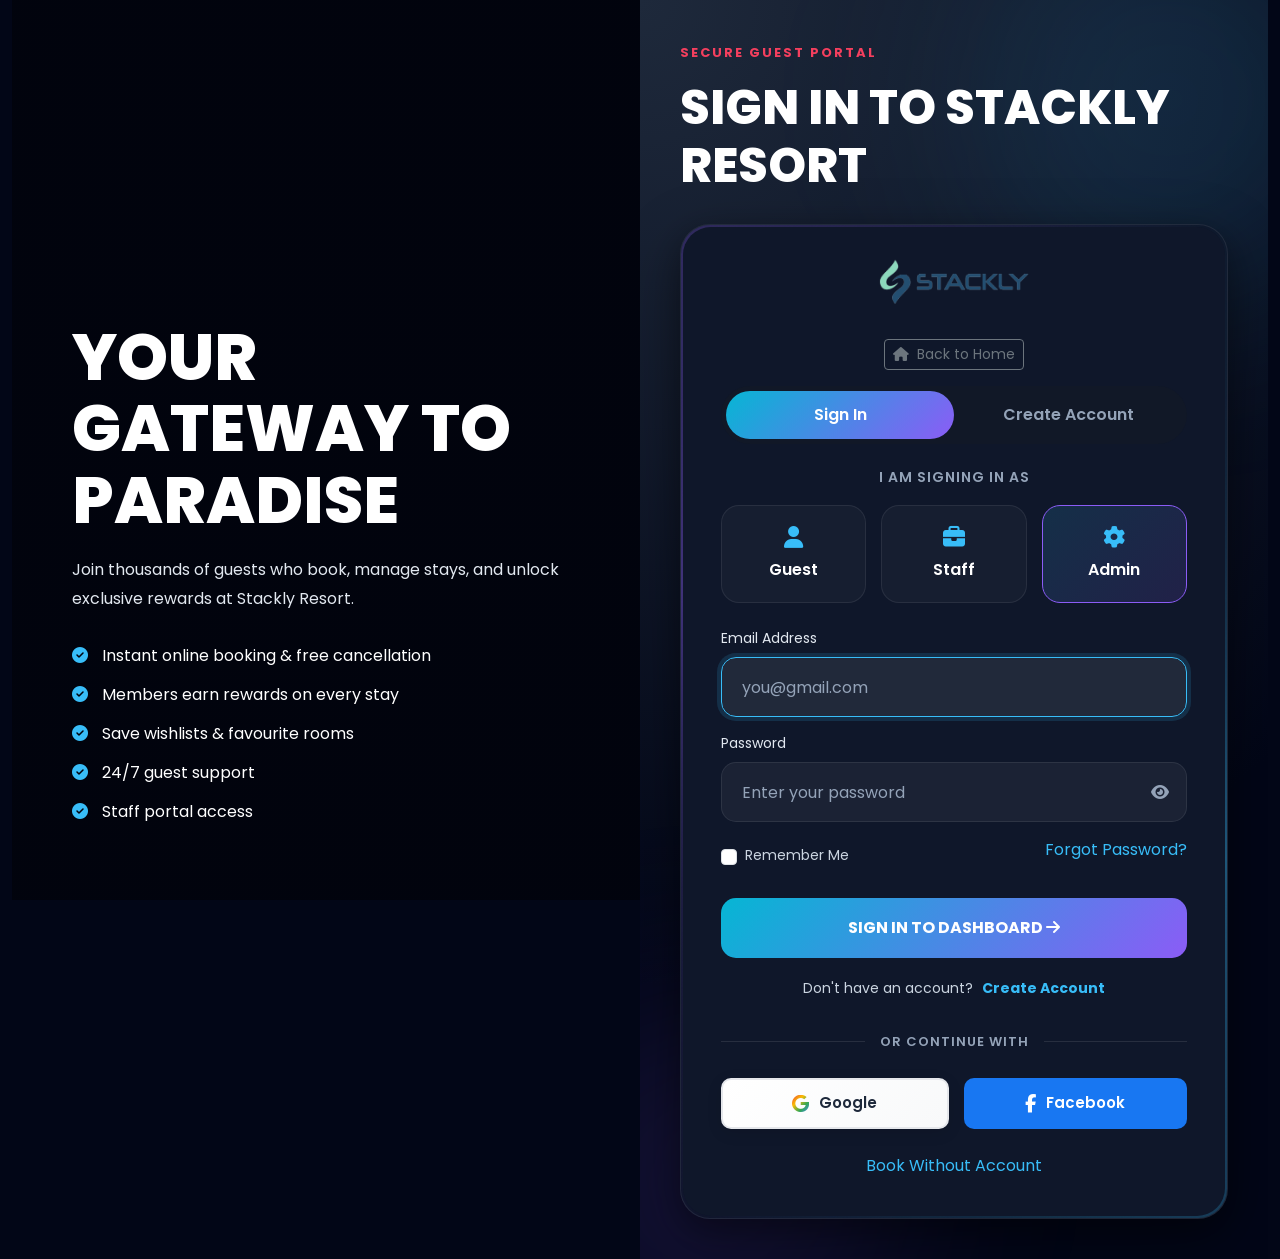
<file: admin.html>
<!DOCTYPE html>
<html lang="en">

<head>

    <meta charset="UTF-8">

    <meta
        name="viewport"
        content="width=device-width, initial-scale=1.0">

    <title>

        Admin Dashboard |
        Stackly Resort

    </title>

    <!-- Bootstrap -->

    <link
        href="https://cdn.jsdelivr.net/npm/bootstrap@5.3.3/dist/css/bootstrap.min.css"
        rel="stylesheet">

    <!-- Font Awesome -->

    <link
        rel="stylesheet"
        href="https://cdnjs.cloudflare.com/ajax/libs/font-awesome/6.7.2/css/all.min.css">

    <!-- Dashboard Base CSS -->
    <link
        rel="stylesheet"
        href="css/dashboard-base.css">

    <!-- Admin CSS -->
    <link
        rel="stylesheet"
        href="css/admin.css">

</head>

<body>

    <!-- Mobile Menu Toggle -->
    <button class="menu-toggle" id="menuToggle" aria-label="Toggle Menu">
        <span></span>
        <span></span>
        <span></span>
    </button>

    <!-- Mobile Overlay -->
    <div class="mobile-overlay" id="mobileOverlay"></div>

    <!-- ==================================
         SIDEBAR
    =================================== -->

    <aside class="sidebar">

        <div class="logo">

            <a href="index.html" style="cursor: pointer;">
                <img
                    src="images/image.png"
                    alt="Logo">
            </a>

        </div>

        <ul>

            <li class="active">

                <a href="#">

                    <i class="fa-solid fa-house"></i>

                    Dashboard

                </a>

            </li>

            <li>

                <a href="#">

                    <i class="fa-solid fa-bed"></i>

                    Rooms

                </a>

            </li>

            <li>

                <a href="#">

                    <i class="fa-solid fa-calendar-check"></i>

                    Bookings

                </a>

            </li>

            <li>

                <a href="#">

                    <i class="fa-solid fa-users"></i>

                    Guests

                </a>

            </li>

            <li>

                <a href="#">

                    <i class="fa-solid fa-user-tie"></i>

                    Staff

                </a>

            </li>

            <li>

                <a href="#">

                    <i class="fa-solid fa-star"></i>

                    Reviews

                </a>

            </li>

            <li>

                <a href="#">

                    <i class="fa-solid fa-chart-line"></i>

                    Reports

                </a>

            </li>

            <li>

                <a href="#">

                    <i class="fa-solid fa-gear"></i>

                    Settings

                </a>

            </li>

            <li>

                <a href="#" id="logoutBtn">

                    <i class="fa-solid fa-right-from-bracket"></i>

                    Logout

                </a>

            </li>

        </ul>

    </aside>

    <!-- ==================================
         MAIN CONTENT
    =================================== -->

    <main class="main-content">

        <!-- TOPBAR -->

        <div class="topbar">

            <div>

                <h2>

                    Welcome Back,
                    <span id="userName">Admin</span> 👋

                </h2>

                <p>

                    Monitor hotel performance
                    and bookings.

                </p>

            </div>

            <div class="admin-profile">

                <img
                    src="https://i.pravatar.cc/100"
                    alt="Admin">

                <div>

                    <h6 id="userNameProfile">Admin User</h6>

                    <small id="userRole" style="color: #d4af37; font-weight: 600; font-size: 0.75rem;">
                        Admin
                    </small>

                    <small id="userEmail" style="color: #94a3b8; font-size: 0.85rem; display: block; margin-top: 2px;">
                        admin@example.com
                    </small>

                </div>

            </div>

        </div>

        <!-- ==================================
             STATISTICS CARDS
        =================================== -->

        <div class="row g-4 mt-3">

            <div class="col-lg-3 col-md-6">

                <div class="dashboard-card">

                    <div class="icon">

                        <i class="fa-solid fa-calendar-check"></i>

                    </div>

                    <h3>

                        1,245

                    </h3>

                    <p>

                        Total Bookings

                    </p>

                </div>

            </div>

            <div class="col-lg-3 col-md-6">

                <div class="dashboard-card">

                    <div class="icon">

                        <i class="fa-solid fa-users"></i>

                    </div>

                    <h3>

                        845

                    </h3>

                    <p>

                        Total Guests

                    </p>

                </div>

            </div>

            <div class="col-lg-3 col-md-6">

                <div class="dashboard-card">

                    <div class="icon">

                        <i class="fa-solid fa-bed"></i>

                    </div>

                    <h3>

                        120

                    </h3>

                    <p>

                        Available Rooms

                    </p>

                </div>

            </div>

            <div class="col-lg-3 col-md-6">

                <div class="dashboard-card">

                    <div class="icon">

                        <i class="fa-solid fa-indian-rupee-sign"></i>

                    </div>

                    <h3>

                        ₹8.2L

                    </h3>

                    <p>

                        Monthly Revenue

                    </p>

                </div>

            </div>

        </div>

        <!-- ==================================
             RECENT BOOKINGS
        =================================== -->

        <div class="booking-table mt-5">

            <div class="table-header">

                <h4>

                    Recent Bookings

                </h4>

            </div>

            <div class="table-responsive">

                <table class="table">

                    <thead>

                        <tr>

                            <th>ID</th>

                            <th>Guest</th>

                            <th>Room</th>

                            <th>Date</th>

                            <th>Status</th>

                        </tr>

                    </thead>

                    <tbody>

                        <tr>

                            <td>#1001</td>

                            <td>John Smith</td>

                            <td>Deluxe Suite</td>

                            <td>15 Jul 2026</td>

                            <td>

                                <span class="status success">

                                    Confirmed

                                </span>

                            </td>

                        </tr>

                        <tr>

                            <td>#1002</td>

                            <td>Sarah Lee</td>

                            <td>Executive Room</td>

                            <td>16 Jul 2026</td>

                            <td>

                                <span class="status pending">

                                    Pending

                                </span>

                            </td>

                        </tr>
                                                <tr>

                            <td>#1003</td>

                            <td>Michael Brown</td>

                            <td>Royal Villa</td>

                            <td>17 Jul 2026</td>

                            <td>

                                <span class="status success">

                                    Confirmed

                                </span>

                            </td>

                        </tr>

                        <tr>

                            <td>#1004</td>

                            <td>Emma Wilson</td>

                            <td>Luxury Suite</td>

                            <td>18 Jul 2026</td>

                            <td>

                                <span class="status cancelled">

                                    Cancelled

                                </span>

                            </td>

                        </tr>

                    </tbody>

                </table>

            </div>

        </div>

        <!-- ==================================
             ANALYTICS SECTION
        =================================== -->

        <div class="row g-4 mt-4">

            <div class="col-lg-8">

                <div class="analytics-card">

                    <div class="card-header-custom">

                        <h4>

                            Revenue Analytics

                        </h4>

                    </div>

                    <div class="chart-placeholder">

                        <i class="fa-solid fa-chart-column"></i>

                        <h5>

                            Revenue Growth Chart

                        </h5>

                        <p>

                            Chart.js Integration
                            Can Be Added Here

                        </p>

                    </div>

                </div>

            </div>

            <div class="col-lg-4">

                <div class="analytics-card">

                    <div class="card-header-custom">

                        <h4>

                            Hotel Performance

                        </h4>

                    </div>

                    <div class="performance-list">

                        <div class="performance-item">

                            <span>

                                Room Occupancy

                            </span>

                            <strong>

                                92%

                            </strong>

                        </div>

                        <div class="performance-item">

                            <span>

                                Customer Rating

                            </span>

                            <strong>

                                4.9 ★

                            </strong>

                        </div>

                        <div class="performance-item">

                            <span>

                                Staff Efficiency

                            </span>

                            <strong>

                                96%

                            </strong>

                        </div>

                        <div class="performance-item">

                            <span>

                                Revenue Growth

                            </span>

                            <strong>

                                +24%

                            </strong>

                        </div>

                    </div>

                </div>

            </div>

        </div>

        <!-- ==================================
             QUICK ACTIONS
        =================================== -->

        <div class="quick-actions mt-5">

            <h4>

                Quick Actions

            </h4>

            <div class="row g-4 mt-2">

                <div class="col-lg-3 col-md-6">

                    <div class="action-card">

                        <i class="fa-solid fa-plus"></i>

                        <h5>

                            Add Room

                        </h5>

                    </div>

                </div>

                <div class="col-lg-3 col-md-6">

                    <div class="action-card">

                        <i class="fa-solid fa-user-plus"></i>

                        <h5>

                            Add Staff

                        </h5>

                    </div>

                </div>

                <div class="col-lg-3 col-md-6">

                    <div class="action-card">

                        <i class="fa-solid fa-file-invoice"></i>

                        <h5>

                            Generate Report

                        </h5>

                    </div>

                </div>

                <div class="col-lg-3 col-md-6">

                    <div class="action-card">

                        <i class="fa-solid fa-envelope"></i>

                        <h5>

                            Send Notification

                        </h5>

                    </div>

                </div>

            </div>

        </div>

        <!-- ==================================
             RECENT ACTIVITIES
        =================================== -->

        <div class="activities-card mt-5">

            <h4>

                Recent Activities

            </h4>

            <ul>

                <li>

                    ✅ New Booking Received
                    From John Smith

                </li>

                <li>

                    🏨 Room 305 Successfully
                    Checked Out

                </li>

                <li>

                    ⭐ New 5-Star Review
                    Added By Emma Wilson

                </li>

                <li>

                    💰 Revenue Report
                    Generated Successfully

                </li>

                <li>

                    👨‍💼 New Staff Member
                    Added To Housekeeping

                </li>

            </ul>

        </div>

    </main>

    <!-- Bootstrap JS -->

    <script
        src="https://cdn.jsdelivr.net/npm/bootstrap@5.3.3/dist/js/bootstrap.bundle.min.js">
    </script>

    <!-- Utility Scripts -->
    <script src="js/utils.js"></script>
    <script src="js/storage.js"></script>
    <script src="js/validation.js"></script>
    <script src="js/toast.js"></script>
    <script src="js/auth.js"></script>
    <script src="js/theme-toggle.js"></script>

    <!-- Dashboard JS -->

    <script
        src="js/admin.js">
    </script>

</body>

</html>
</file>
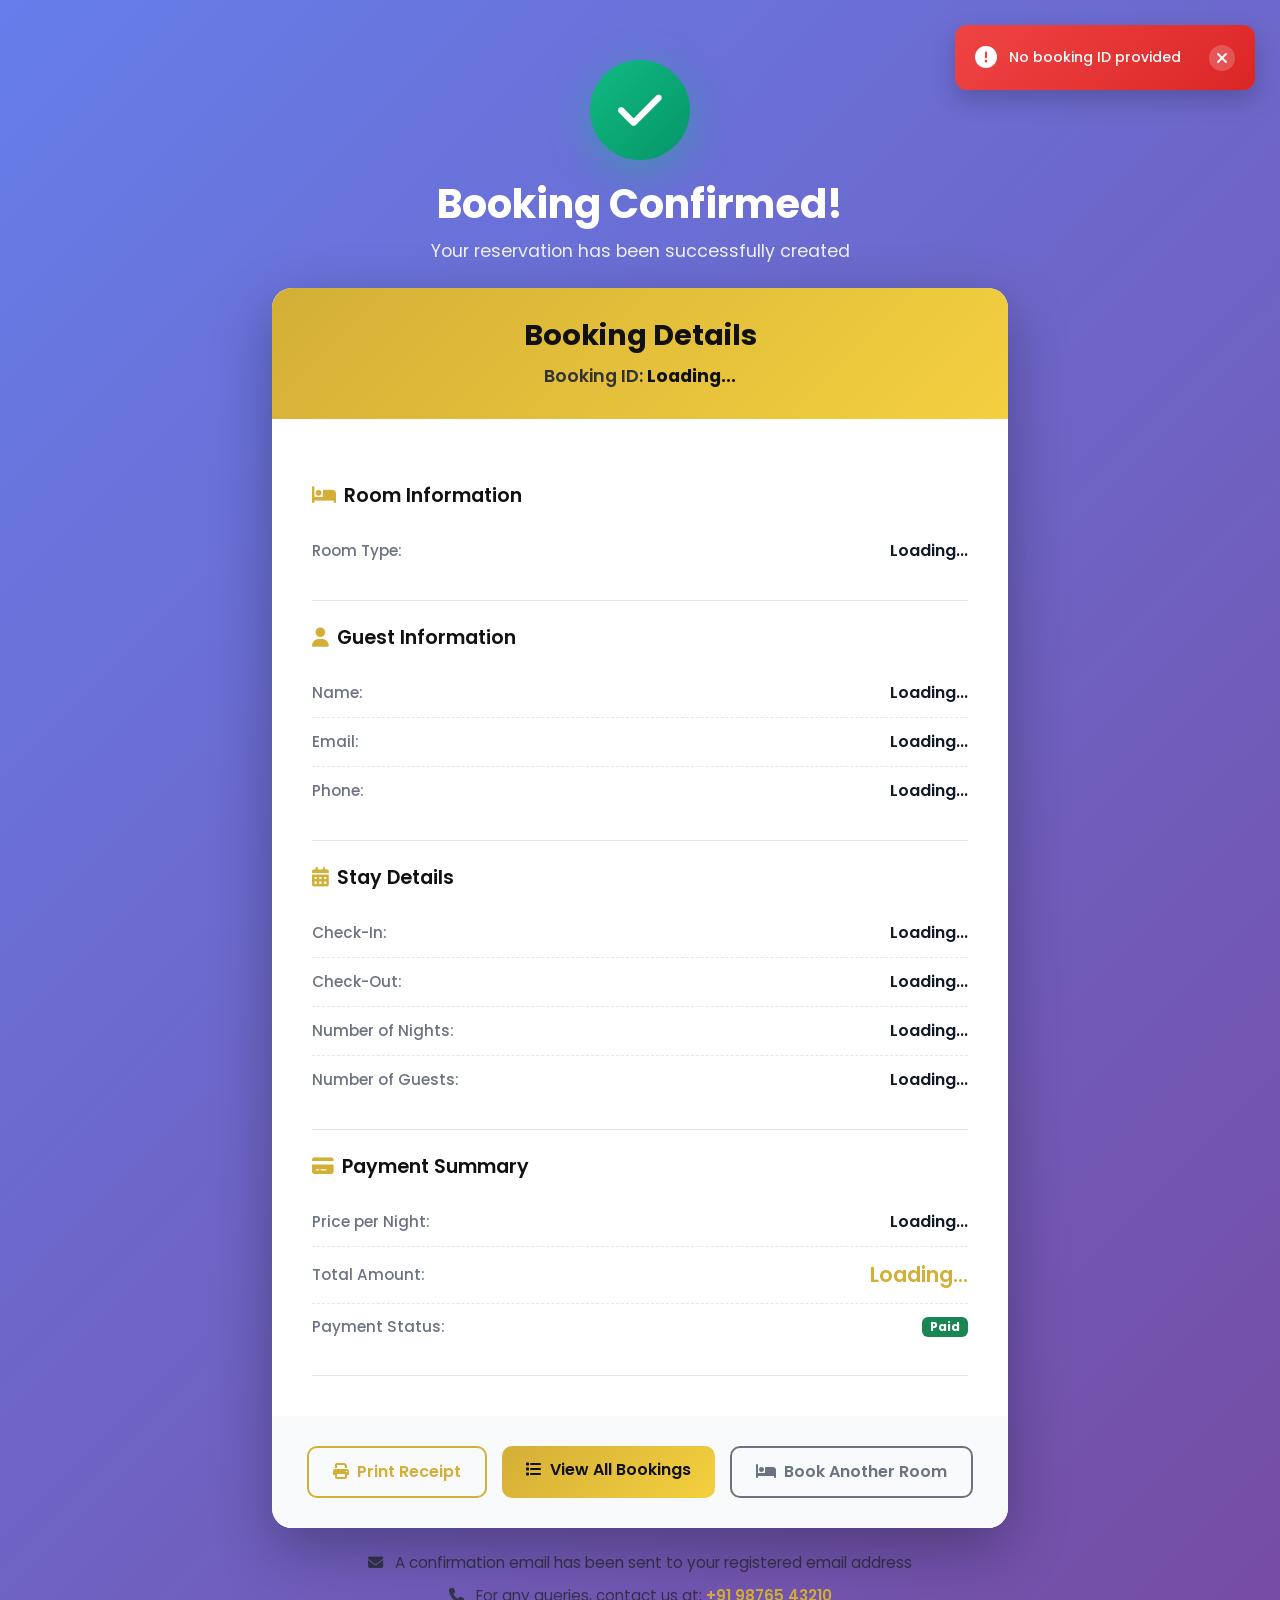
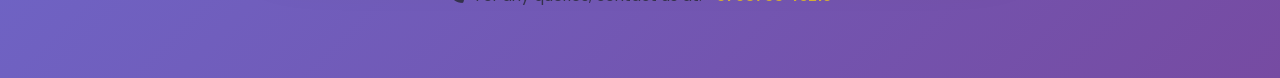
<file: booking-confirmation.html>
<!DOCTYPE html>
<html lang="en">
<head>
    <meta charset="UTF-8">
    <meta name="viewport" content="width=device-width, initial-scale=1.0">
    <title>Booking Confirmation - Stackly Resort</title>

    <!-- Bootstrap CSS -->
    <link href="https://cdn.jsdelivr.net/npm/bootstrap@5.3.3/dist/css/bootstrap.min.css" rel="stylesheet">

    <!-- Font Awesome -->
    <link rel="stylesheet" href="https://cdnjs.cloudflare.com/ajax/libs/font-awesome/6.7.2/css/all.min.css">

    <!-- Google Fonts -->
    <link rel="preconnect" href="https://fonts.googleapis.com">
    <link rel="preconnect" href="https://fonts.gstatic.com" crossorigin>
    <link href="https://fonts.googleapis.com/css2?family=Poppins:wght@300;400;500;600;700;800&display=swap" rel="stylesheet">

    <!-- Custom CSS -->
    <link rel="stylesheet" href="css/booking-confirmation.css">
</head>
<body>

    <!-- Confirmation Section -->
    <section class="confirmation-section">
        <div class="container">
            <div class="row justify-content-center">
                <div class="col-lg-8 col-md-10">

                    <!-- Success Animation -->
                    <div class="success-animation text-center mb-4">
                        <div class="checkmark-circle">
                            <i class="fa-solid fa-check"></i>
                        </div>
                        <h1 class="success-title">Booking Confirmed!</h1>
                        <p class="success-subtitle">Your reservation has been successfully created</p>
                    </div>

                    <!-- Booking Details Card -->
                    <div class="booking-details-card">
                        <div class="card-header">
                            <h3>Booking Details</h3>
                            <div class="booking-id">
                                Booking ID: <span id="bookingId">Loading...</span>
                            </div>
                        </div>

                        <div class="card-body">
                            <!-- Room Info -->
                            <div class="detail-section">
                                <h5><i class="fa-solid fa-bed me-2"></i>Room Information</h5>
                                <div class="detail-row">
                                    <span class="label">Room Type:</span>
                                    <span class="value" id="roomName">Loading...</span>
                                </div>
                            </div>

                            <!-- Guest Info -->
                            <div class="detail-section">
                                <h5><i class="fa-solid fa-user me-2"></i>Guest Information</h5>
                                <div class="detail-row">
                                    <span class="label">Name:</span>
                                    <span class="value" id="guestName">Loading...</span>
                                </div>
                                <div class="detail-row">
                                    <span class="label">Email:</span>
                                    <span class="value" id="guestEmail">Loading...</span>
                                </div>
                                <div class="detail-row">
                                    <span class="label">Phone:</span>
                                    <span class="value" id="guestPhone">Loading...</span>
                                </div>
                            </div>

                            <!-- Stay Info -->
                            <div class="detail-section">
                                <h5><i class="fa-solid fa-calendar-days me-2"></i>Stay Details</h5>
                                <div class="detail-row">
                                    <span class="label">Check-In:</span>
                                    <span class="value" id="checkIn">Loading...</span>
                                </div>
                                <div class="detail-row">
                                    <span class="label">Check-Out:</span>
                                    <span class="value" id="checkOut">Loading...</span>
                                </div>
                                <div class="detail-row">
                                    <span class="label">Number of Nights:</span>
                                    <span class="value" id="nights">Loading...</span>
                                </div>
                                <div class="detail-row">
                                    <span class="label">Number of Guests:</span>
                                    <span class="value" id="guests">Loading...</span>
                                </div>
                            </div>

                            <!-- Payment Info -->
                            <div class="detail-section">
                                <h5><i class="fa-solid fa-credit-card me-2"></i>Payment Summary</h5>
                                <div class="detail-row">
                                    <span class="label">Price per Night:</span>
                                    <span class="value" id="pricePerNight">Loading...</span>
                                </div>
                                <div class="detail-row">
                                    <span class="label">Total Amount:</span>
                                    <span class="value highlight" id="totalPrice">Loading...</span>
                                </div>
                                <div class="detail-row">
                                    <span class="label">Payment Status:</span>
                                    <span class="badge bg-success" id="paymentStatus">Paid</span>
                                </div>
                            </div>

                            <!-- Special Requests -->
                            <div class="detail-section" id="specialRequestsSection" style="display: none;">
                                <h5><i class="fa-solid fa-message me-2"></i>Special Requests</h5>
                                <p class="special-requests-text" id="specialRequests"></p>
                            </div>

                        </div>

                        <div class="card-footer">
                            <div class="action-buttons">
                                <button class="btn btn-outline-primary" onclick="window.print()">
                                    <i class="fa-solid fa-print me-2"></i>Print Receipt
                                </button>
                                <a href="guest.html" class="btn btn-primary">
                                    <i class="fa-solid fa-list me-2"></i>View All Bookings
                                </a>
                                <a href="rooms.html" class="btn btn-outline-secondary">
                                    <i class="fa-solid fa-bed me-2"></i>Book Another Room
                                </a>
                            </div>
                        </div>
                    </div>

                    <!-- Additional Info -->
                    <div class="additional-info text-center mt-4">
                        <p class="text-muted">
                            <i class="fa-solid fa-envelope me-2"></i>
                            A confirmation email has been sent to your registered email address
                        </p>
                        <p class="text-muted">
                            <i class="fa-solid fa-phone me-2"></i>
                            For any queries, contact us at: <a href="tel:+919876543210">+91 98765 43210</a>
                        </p>
                    </div>

                </div>
            </div>
        </div>
    </section>

    <!-- Bootstrap JS -->
    <script src="https://cdn.jsdelivr.net/npm/bootstrap@5.3.3/dist/js/bootstrap.bundle.min.js"></script>

    <!-- Utility Scripts -->
    <script src="js/utils.js"></script>
    <script src="js/storage.js"></script>
    <script src="js/validation.js"></script>
    <script src="js/toast.js"></script>
    <script src="js/auth.js"></script>

    <!-- Page Script -->
    <script src="js/booking-confirmation.js"></script>

</body>
</html>
</file>
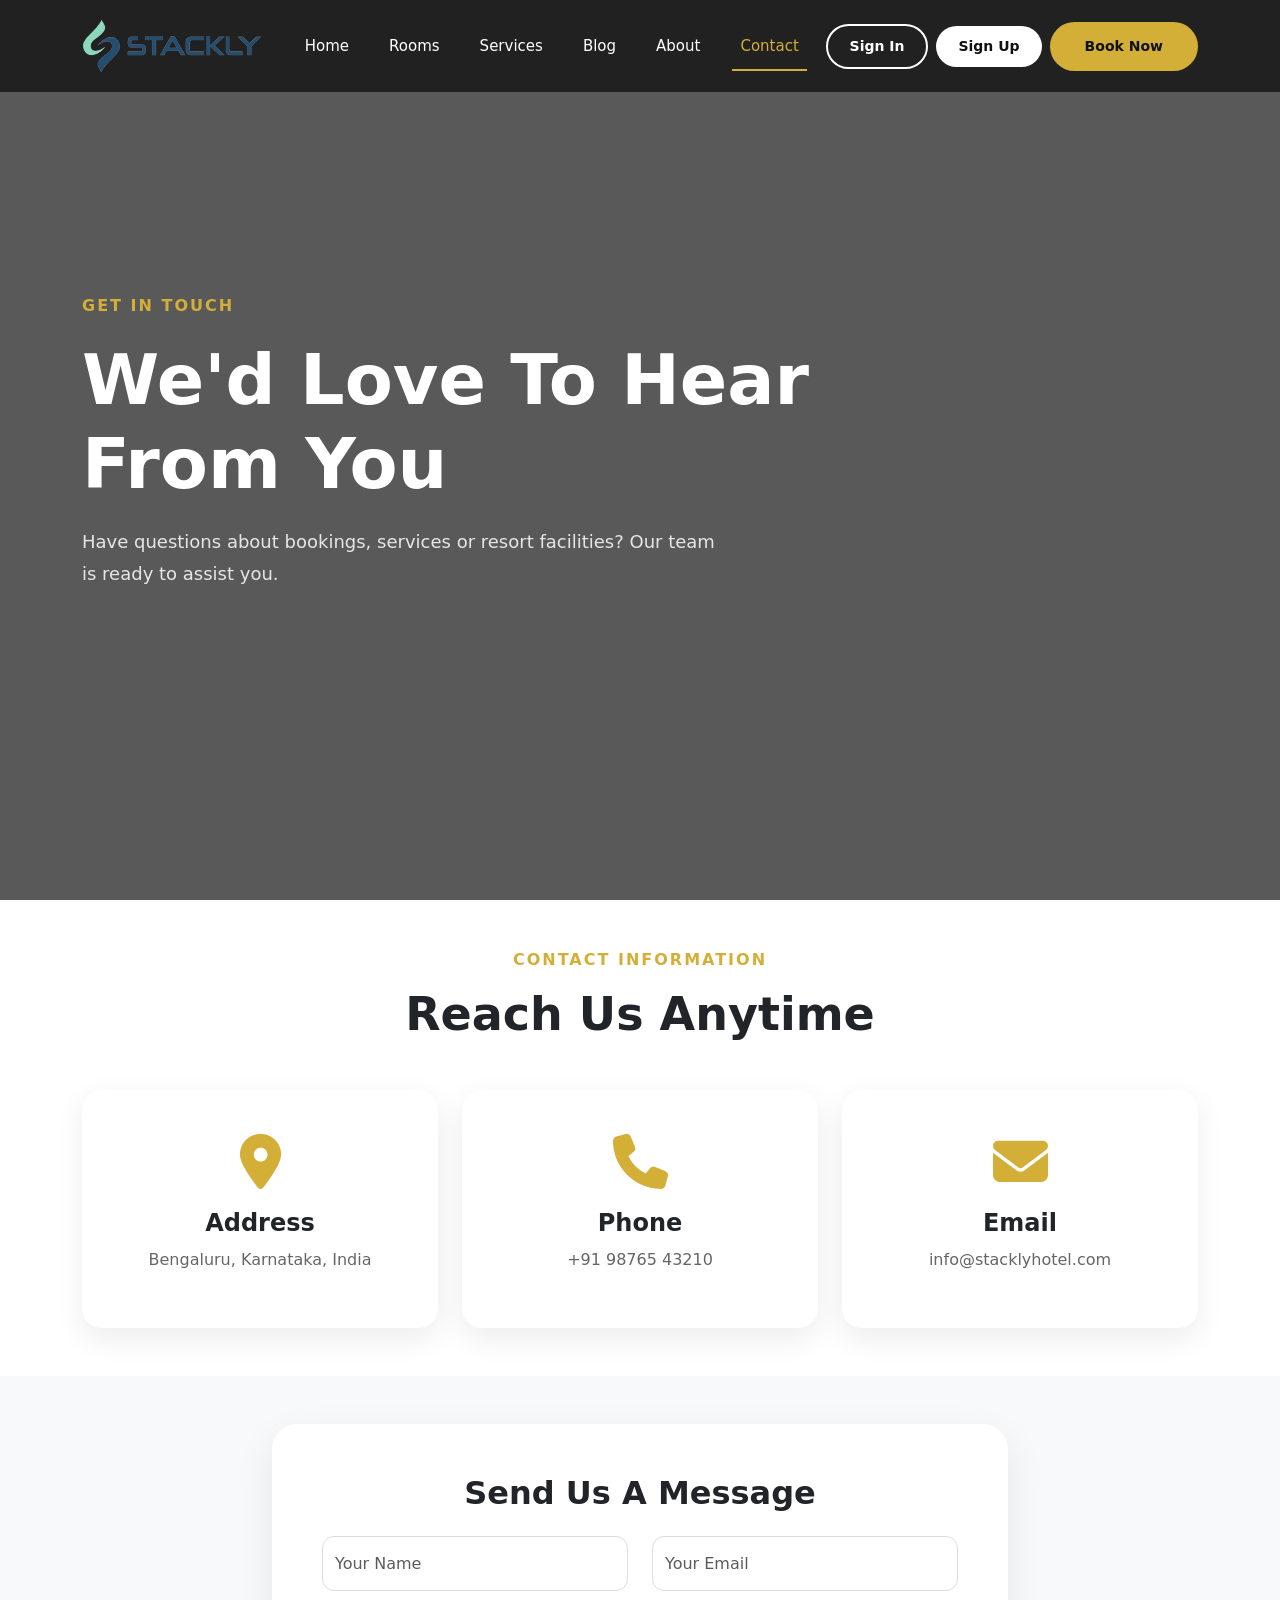
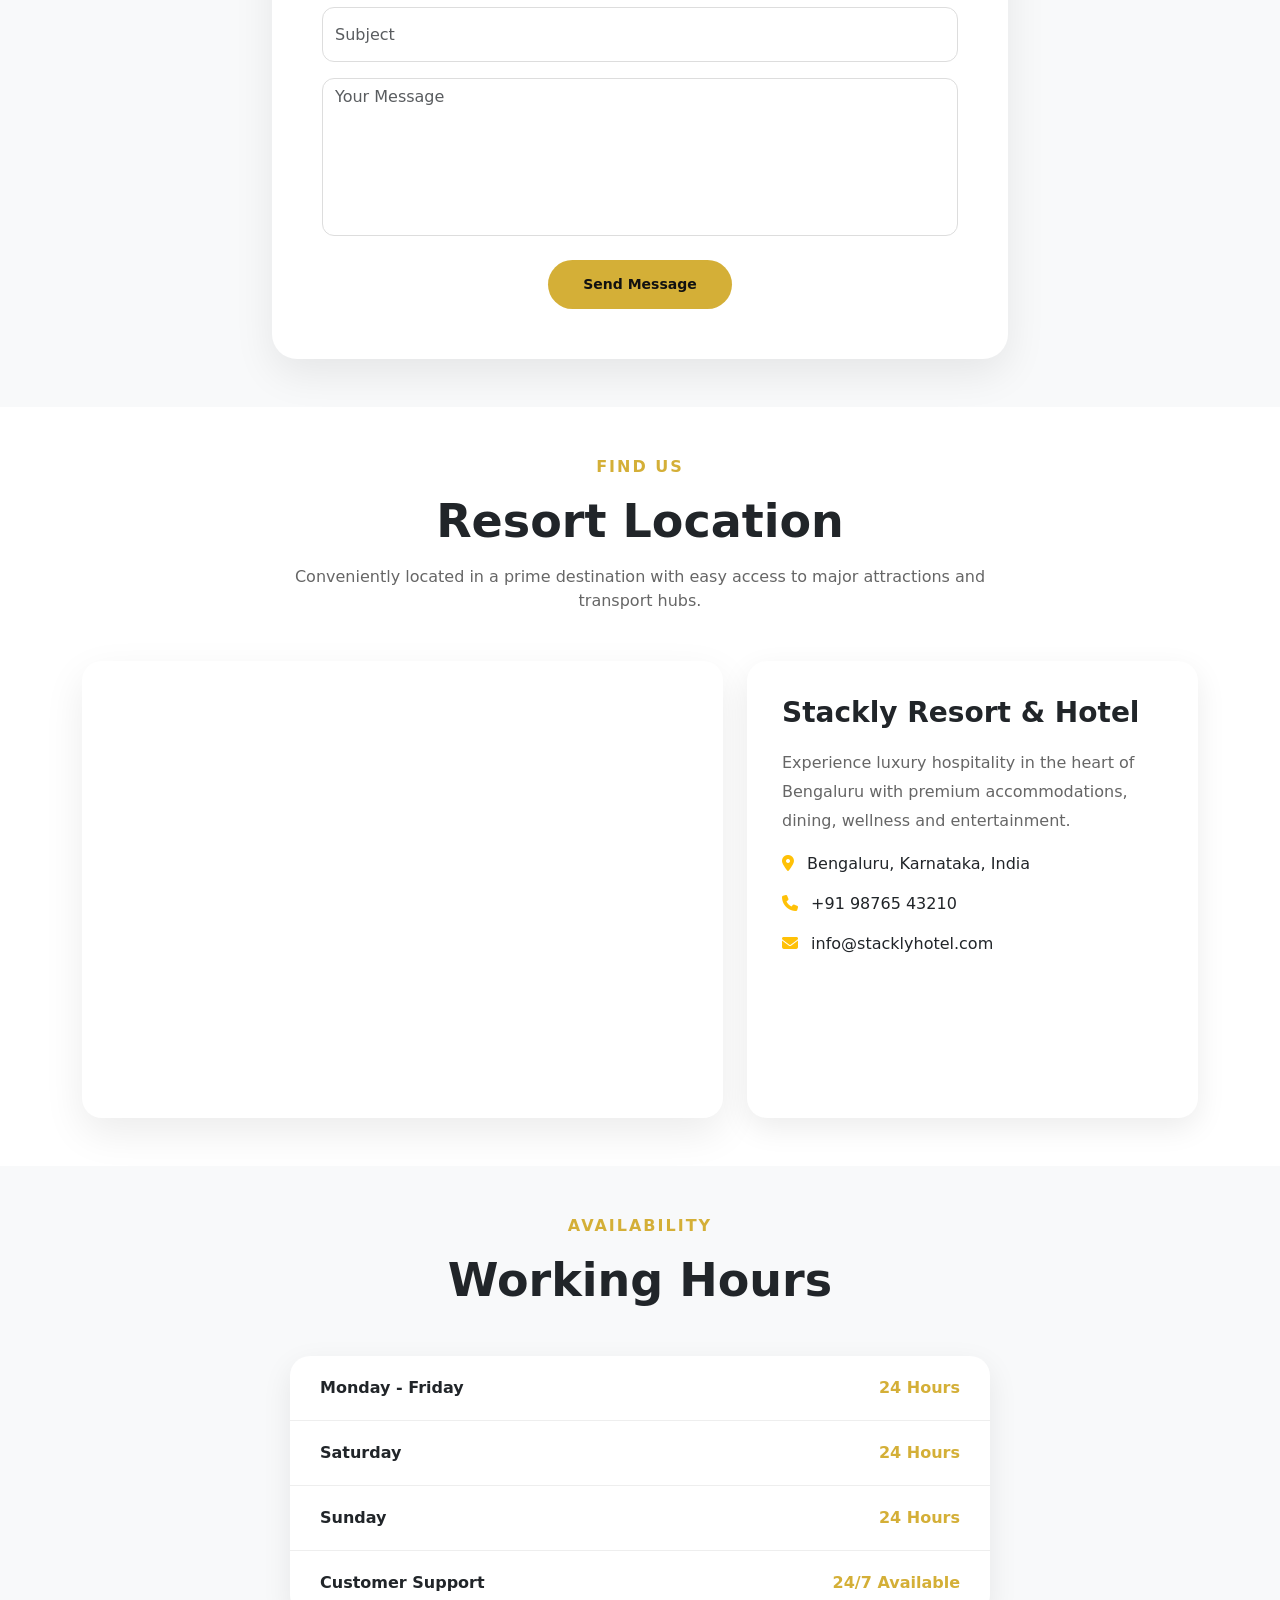
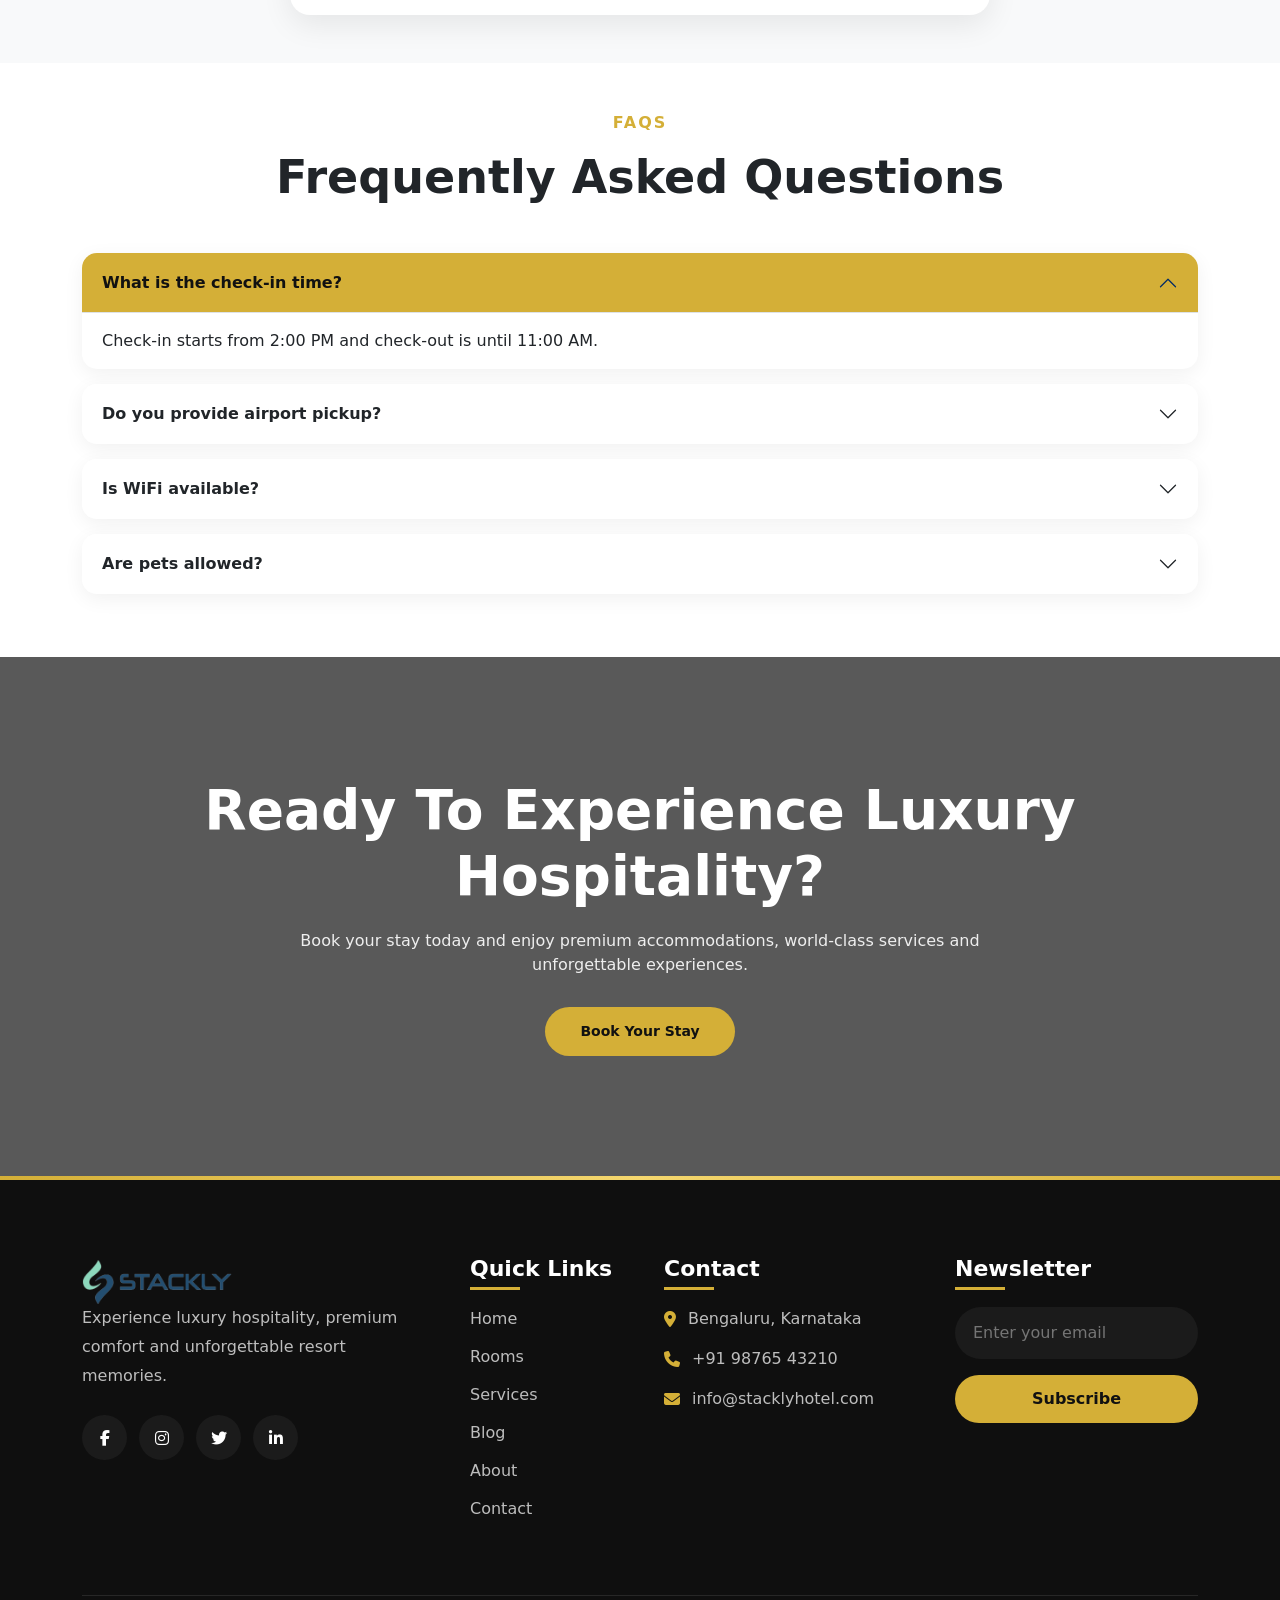
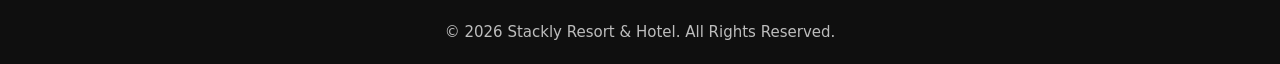
<file: contact.html>
<!DOCTYPE html>
<html lang="en">

<head>

    <meta charset="UTF-8">

    <meta
        name="viewport"
        content="width=device-width, initial-scale=1.0">

    <title>
        Contact Us | Stackly Resort & Hotel
    </title>

    <!-- Bootstrap -->

    <link
        href="https://cdn.jsdelivr.net/npm/bootstrap@5.3.3/dist/css/bootstrap.min.css"
        rel="stylesheet">

    <!-- Font Awesome -->

    <link
        rel="stylesheet"
        href="https://cdnjs.cloudflare.com/ajax/libs/font-awesome/6.7.2/css/all.min.css">

    <!-- Custom CSS -->

    <link rel="stylesheet" href="css/navbar.css">
    <link rel="stylesheet" href="css/contact.css">
    <link rel="stylesheet" href="css/footer.css">

</head>

<body>

    <!-- =====================================
         NAVBAR
    ====================================== -->

    <nav class="navbar navbar-expand-lg custom-navbar fixed-top">

        <div class="container">

            <a class="navbar-brand" href="index.html">
                <img src="images/image.png" alt="Logo" class="logo">
            </a>

            <button
                class="navbar-toggler"
                type="button"
                data-bs-toggle="collapse"
                data-bs-target="#navbarNav">

                <span class="navbar-toggler-icon"></span>

            </button>

            <div class="collapse navbar-collapse" id="navbarNav">

                <ul class="navbar-nav mx-auto">

                    <li class="nav-item">
                        <a class="nav-link" href="index.html">Home</a>
                    </li>

                    <li class="nav-item">
                        <a class="nav-link" href="rooms.html">Rooms</a>
                    </li>

                    <li class="nav-item">
                        <a class="nav-link" href="services.html">Services</a>
                    </li>

                    <li class="nav-item">
                        <a class="nav-link" href="blog.html">Blog</a>
                    </li>

                    <li class="nav-item">
                        <a class="nav-link" href="about.html">About</a>
                    </li>

                    <li class="nav-item">
                        <a class="nav-link active" href="contact.html">Contact</a>
                    </li>

                </ul>

                <div class="d-flex gap-2 navbar-buttons">

                    <button class="signin-btn">
                        Sign In
                    </button>

                    <button class="signup-btn">
                        Sign Up
                    </button>

                    <button class="book-btn">
                        Book Now
                    </button>

                </div>

            </div>

        </div>

    </nav>

    <!-- =====================================
         HERO SECTION
    ====================================== -->

    <section class="contact-hero">

        <div class="container">

            <div class="row min-vh-100 align-items-center">

                <div class="col-lg-8">

                    <div class="contact-hero-content">

                        <span>
                            Get In Touch
                        </span>

                        <h1>
                            We'd Love To Hear From You
                        </h1>

                        <p>

                            Have questions about bookings,
                            services or resort facilities?
                            Our team is ready to assist you.

                        </p>

                    </div>

                </div>

            </div>

        </div>

    </section>

    <!-- =====================================
         CONTACT INFO
    ====================================== -->

    <section class="contact-info py-5">

        <div class="container">

            <div class="section-heading text-center mb-5">

                <span>
                    Contact Information
                </span>

                <h2>
                    Reach Us Anytime
                </h2>

            </div>

            <div class="row g-4">

                <div class="col-lg-4">

                    <div class="contact-card">

                        <i class="fa-solid fa-location-dot"></i>

                        <h4>
                            Address
                        </h4>

                        <p>
                            Bengaluru, Karnataka, India
                        </p>

                    </div>

                </div>

                <div class="col-lg-4">

                    <div class="contact-card">

                        <i class="fa-solid fa-phone"></i>

                        <h4>
                            Phone
                        </h4>

                        <p>
                            +91 98765 43210
                        </p>

                    </div>

                </div>

                <div class="col-lg-4">

                    <div class="contact-card">

                        <i class="fa-solid fa-envelope"></i>

                        <h4>
                            Email
                        </h4>

                        <p>
                            info@stacklyhotel.com
                        </p>

                    </div>

                </div>

            </div>

        </div>

    </section>

    <!-- =====================================
         CONTACT FORM
    ====================================== -->

    <section class="contact-form-section py-5">

        <div class="container">

            <div class="row justify-content-center">

                <div class="col-lg-8">

                    <div class="contact-form-box">

                        <h2 class="text-center mb-4">
                            Send Us A Message
                        </h2>

                        <form id="contactForm" class="contact-form">

                            <div class="row">

                                <div class="col-md-6 mb-3">

                                    <input
                                        type="text"
                                        id="contactName"
                                        name="contactName"
                                        class="form-control"
                                        placeholder="Your Name"
                                        required>

                                </div>

                                <div class="col-md-6 mb-3">

                                    <input
                                        type="email"
                                        id="contactEmail"
                                        name="contactEmail"
                                        class="form-control"
                                        placeholder="Your Email"
                                        required>

                                </div>

                            </div>

                            <input
                                type="text"
                                id="subject"
                                name="subject"
                                class="form-control mb-3"
                                placeholder="Subject"
                                required>

                            <textarea
                                id="message"
                                name="message"
                                class="form-control mb-4"
                                rows="6"
                                placeholder="Your Message"
                                required></textarea>

                            <div class="text-center">

                                <button
                                    type="submit"
                                    class="book-btn">

                                    Send Message

                                </button>

                            </div>

                        </form>

                    </div>

                </div>

            </div>

        </div>

    </section>

    <!-- PART 2 STARTS BELOW -->
         <!-- =====================================
         LOCATION & MAP SECTION
    ====================================== -->

    <section class="location-section py-5">

        <div class="container">

            <div class="section-heading text-center mb-5">

                <span>
                    Find Us
                </span>

                <h2>
                    Resort Location
                </h2>

                <p>
                    Conveniently located in a prime
                    destination with easy access to
                    major attractions and transport hubs.
                </p>

            </div>

            <div class="row g-4">

                <div class="col-lg-7">

                    <div class="map-container">

                        <iframe
                            src="https://www.google.com/maps?q=Bengaluru,Karnataka&output=embed"
                            width="100%"
                            height="450"
                            style="border:0;"
                            allowfullscreen=""
                            loading="lazy">

                        </iframe>

                    </div>

                </div>

                <div class="col-lg-5">

                    <div class="location-details">

                        <h3>
                            Stackly Resort & Hotel
                        </h3>

                        <p>

                            Experience luxury hospitality
                            in the heart of Bengaluru with
                            premium accommodations, dining,
                            wellness and entertainment.

                        </p>

                        <ul class="list-unstyled">

                            <li class="mb-3">
                                <i class="fa-solid fa-location-dot text-warning me-2"></i>
                                Bengaluru, Karnataka, India
                            </li>

                            <li class="mb-3">
                                <i class="fa-solid fa-phone text-warning me-2"></i>
                                +91 98765 43210
                            </li>

                            <li class="mb-3">
                                <i class="fa-solid fa-envelope text-warning me-2"></i>
                                info@stacklyhotel.com
                            </li>

                        </ul>

                    </div>

                </div>

            </div>

        </div>

    </section>

    <!-- =====================================
         WORKING HOURS
    ====================================== -->

    <section class="working-hours py-5">

        <div class="container">

            <div class="section-heading text-center mb-5">

                <span>
                    Availability
                </span>

                <h2>
                    Working Hours
                </h2>

            </div>

            <div class="hours-box">

                <div class="hour-row">

                    <span>Monday - Friday</span>
                    <span>24 Hours</span>

                </div>

                <div class="hour-row">

                    <span>Saturday</span>
                    <span>24 Hours</span>

                </div>

                <div class="hour-row">

                    <span>Sunday</span>
                    <span>24 Hours</span>

                </div>

                <div class="hour-row">

                    <span>Customer Support</span>
                    <span>24/7 Available</span>

                </div>

            </div>

        </div>

    </section>

    <!-- =====================================
         FAQ SECTION
    ====================================== -->

    <section class="faq-section py-5">

        <div class="container">

            <div class="section-heading text-center mb-5">

                <span>
                    FAQs
                </span>

                <h2>
                    Frequently Asked Questions
                </h2>

            </div>

            <div class="accordion"
                id="faqAccordion">

                <div class="accordion-item">

                    <h2 class="accordion-header">

                        <button
                            class="accordion-button"
                            type="button"
                            data-bs-toggle="collapse"
                            data-bs-target="#faq1">

                            What is the check-in time?

                        </button>

                    </h2>

                    <div
                        id="faq1"
                        class="accordion-collapse collapse show"
                        data-bs-parent="#faqAccordion">

                        <div class="accordion-body">

                            Check-in starts from
                            2:00 PM and check-out
                            is until 11:00 AM.

                        </div>

                    </div>

                </div>

                <div class="accordion-item">

                    <h2 class="accordion-header">

                        <button
                            class="accordion-button collapsed"
                            type="button"
                            data-bs-toggle="collapse"
                            data-bs-target="#faq2">

                            Do you provide airport pickup?

                        </button>

                    </h2>

                    <div
                        id="faq2"
                        class="accordion-collapse collapse"
                        data-bs-parent="#faqAccordion">

                        <div class="accordion-body">

                            Yes, airport pickup and
                            drop-off services are available
                            upon request.

                        </div>

                    </div>

                </div>

                <div class="accordion-item">

                    <h2 class="accordion-header">

                        <button
                            class="accordion-button collapsed"
                            type="button"
                            data-bs-toggle="collapse"
                            data-bs-target="#faq3">

                            Is WiFi available?

                        </button>

                    </h2>

                    <div
                        id="faq3"
                        class="accordion-collapse collapse"
                        data-bs-parent="#faqAccordion">

                        <div class="accordion-body">

                            Complimentary high-speed WiFi
                            is available throughout the
                            resort.

                        </div>

                    </div>

                </div>

                <div class="accordion-item">

                    <h2 class="accordion-header">

                        <button
                            class="accordion-button collapsed"
                            type="button"
                            data-bs-toggle="collapse"
                            data-bs-target="#faq4">

                            Are pets allowed?

                        </button>

                    </h2>

                    <div
                        id="faq4"
                        class="accordion-collapse collapse"
                        data-bs-parent="#faqAccordion">

                        <div class="accordion-body">

                            Selected pet-friendly rooms
                            are available. Contact us for
                            more information.

                        </div>

                    </div>

                </div>

            </div>

        </div>

    </section>

    <!-- PART 3 STARTS BELOW -->
         <!-- =====================================
         CTA SECTION
    ====================================== -->

    <section class="contact-cta">

        <div class="container text-center">

            <h2>
                Ready To Experience Luxury Hospitality?
            </h2>

            <p>

                Book your stay today and enjoy
                premium accommodations, world-class
                services and unforgettable experiences.

            </p>

            <button class="book-btn">
                Book Your Stay
            </button>

        </div>

    </section>

    <!-- =====================================
         FOOTER
    ====================================== -->

    <footer class="footer">

        <div class="container">

            <div class="row g-5">

                <div class="col-lg-4">

                    <a href="index.html" class="footer-logo">
                        <img src="images/image.png" alt="Stackly Resort Logo" style="max-width: 150px; cursor: pointer;">
                    </a>

                    <p class="footer-description">

                        Experience luxury hospitality,
                        premium comfort and unforgettable
                        resort memories.

                    </p>

                    <div class="social-icons">

                        <a href="error.html">
                            <i class="fab fa-facebook-f"></i>
                        </a>

                        <a href="error.html">
                            <i class="fab fa-instagram"></i>
                        </a>

                        <a href="error.html">
                            <i class="fab fa-twitter"></i>
                        </a>

                        <a href="error.html">
                            <i class="fab fa-linkedin-in"></i>
                        </a>

                    </div>

                </div>

                <div class="col-lg-2">

                    <h4 class="footer-title">
                        Quick Links
                    </h4>

                    <ul class="footer-links">

                        <li><a href="index.html">Home</a></li>
                        <li><a href="rooms.html">Rooms</a></li>
                        <li><a href="services.html">Services</a></li>
                        <li><a href="blog.html">Blog</a></li>
                        <li><a href="about.html">About</a></li>
                        <li><a href="contact.html">Contact</a></li>

                    </ul>

                </div>

                <div class="col-lg-3">

                    <h4 class="footer-title">
                        Contact
                    </h4>

                    <ul class="contact-info">

                        <li>
                            <i class="fas fa-map-marker-alt"></i>
                            Bengaluru, Karnataka
                        </li>

                        <li>
                            <i class="fas fa-phone"></i>
                            +91 98765 43210
                        </li>

                        <li>
                            <i class="fas fa-envelope"></i>
                            info@stacklyhotel.com
                        </li>

                    </ul>

                </div>

                <div class="col-lg-3">

                    <h4 class="footer-title">
                        Newsletter
                    </h4>

                    <input
                        type="email"
                        class="newsletter-input"
                        placeholder="Enter your email">

                    <button
                        class="newsletter-btn mt-3">

                        Subscribe

                    </button>

                </div>

            </div>

            <div class="footer-bottom">

                <p>
                    © 2026 Stackly Resort & Hotel.
                    All Rights Reserved.
                </p>

            </div>

        </div>

    </footer>

    <!-- Bootstrap JS -->

    <script src="https://cdn.jsdelivr.net/npm/bootstrap@5.3.3/dist/js/bootstrap.bundle.min.js"></script>

    <!-- Utility Scripts -->
    <script src="js/utils.js"></script>
    <script src="js/storage.js"></script>
    <script src="js/auth.js"></script>
    <script src="js/validation.js"></script>
    <script src="js/toast.js"></script>
    <script src="js/navbar.js"></script>

    <!-- Contact JS -->

    <script src="js/contact.js"></script>

</body>
</html>
</file>
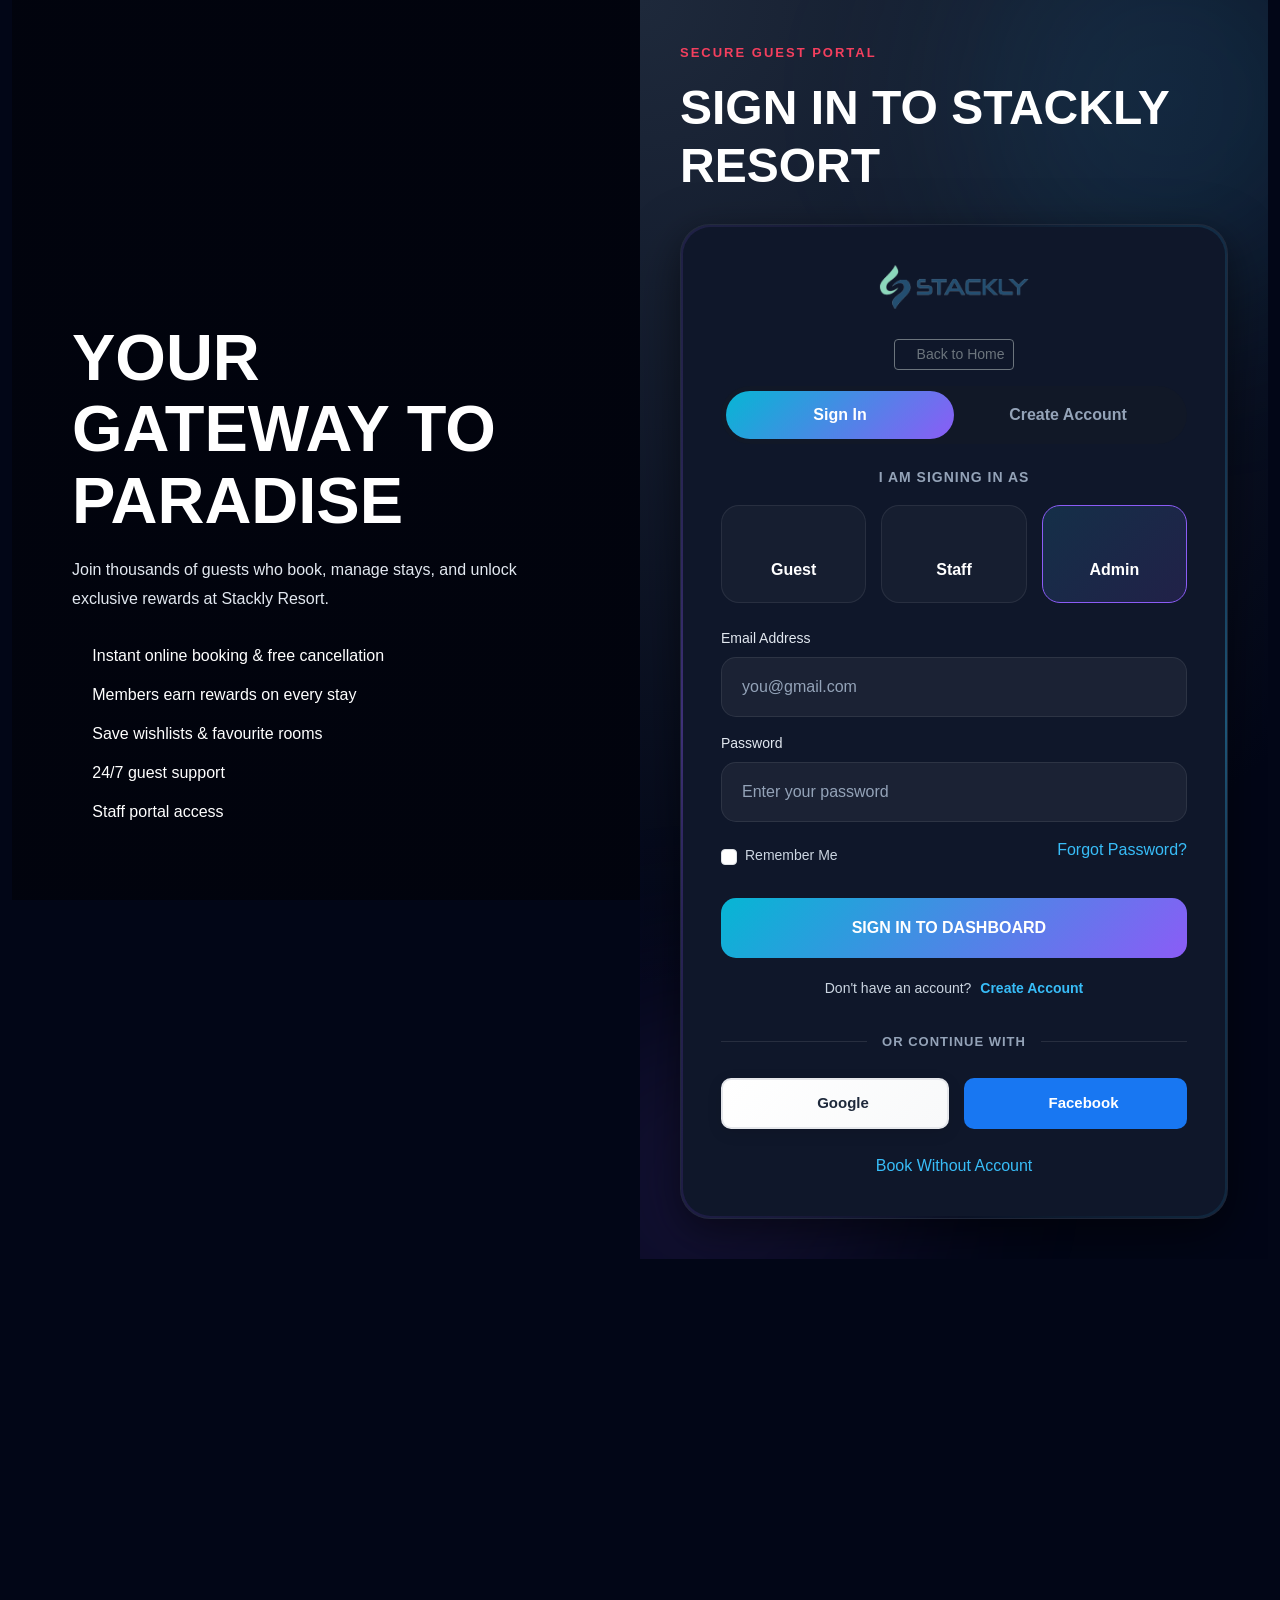
<file: guest.html>
<!DOCTYPE html>
<html lang="en">

<head>

    <meta charset="UTF-8">

    <meta
        name="viewport"
        content="width=device-width, initial-scale=1.0">

    <title>

        Guest Dashboard |
        Stackly Resort

    </title>

    <!-- Bootstrap -->

    <link
        href="https://cdn.jsdelivr.net/npm/bootstrap@5.3.3/dist/css/bootstrap.min.css"
        rel="stylesheet">

    <!-- Font Awesome -->

    <link
        rel="stylesheet"
        href="https://cdnjs.cloudflare.com/ajax/libs/font-awesome/6.7.2/css/all.min.css">

    <!-- Dashboard Base CSS -->
    <link
        rel="stylesheet"
        href="css/dashboard-base.css">

    <!-- Guest CSS -->
    <link
        rel="stylesheet"
        href="css/guest.css">

</head>

<body>

    <!-- Mobile Menu Toggle -->
    <button class="menu-toggle" id="menuToggle" aria-label="Toggle Menu">
        <span></span>
        <span></span>
        <span></span>
    </button>

    <!-- Mobile Overlay -->
    <div class="mobile-overlay" id="mobileOverlay"></div>

    <!-- ==========================
         SIDEBAR
    =========================== -->

    <aside class="sidebar">

        <div class="logo">

            <a href="index.html" style="cursor: pointer;">
                <img
                    src="images/image.png"
                    alt="Logo">
            </a>

        </div>

        <ul>

            <li class="active">

                <a href="#">

                    <i class="fa-solid fa-house"></i>

                    Dashboard

                </a>

            </li>

            <li>

                <a href="#">

                    <i class="fa-solid fa-calendar-check"></i>

                    My Bookings

                </a>

            </li>

            <li>

                <a href="#">

                    <i class="fa-solid fa-bed"></i>

                    Reserve Room

                </a>

            </li>

            <li>

                <a href="#">

                    <i class="fa-solid fa-heart"></i>

                    Wishlist

                </a>

            </li>

            <li>

                <a href="#">

                    <i class="fa-solid fa-credit-card"></i>

                    Payments

                </a>

            </li>

            <li>

                <a href="#">

                    <i class="fa-solid fa-headset"></i>

                    Support

                </a>

            </li>

            <li>

                <a href="#">

                    <i class="fa-solid fa-user"></i>

                    Profile

                </a>

            </li>

            <li>

                <a href="#" id="logoutBtn">

                    <i class="fa-solid fa-right-from-bracket"></i>

                    Logout

                </a>

            </li>

        </ul>

    </aside>

    <!-- ==========================
         MAIN CONTENT
    =========================== -->

    <main class="main-content">

        <!-- TOPBAR -->

        <div class="topbar">

            <div>

                <h2>

                    Welcome Back,
                    <span id="userName">Guest</span> 👋

                </h2>

                <p>

                    Manage your bookings
                    and enjoy your stay.

                </p>

            </div>

            <div class="guest-profile">

                <img
                    src="https://i.pravatar.cc/100?img=15"
                    alt="Guest">

                <div>

                    <h6 id="userNameProfile">Guest</h6>

                    <small id="userEmail" style="color: #94a3b8; font-size: 0.85rem;">
                        guest@example.com
                    </small>

                </div>

            </div>

        </div>

        <!-- ==========================
             STATS
        =========================== -->

        <div class="row g-4 mt-3">

            <div class="col-lg-3 col-md-6">

                <div class="dashboard-card">

                    <i class="fa-solid fa-calendar-check"></i>

                    <h3>

                        8

                    </h3>

                    <p>

                        Total Bookings

                    </p>

                </div>

            </div>

            <div class="col-lg-3 col-md-6">

                <div class="dashboard-card">

                    <i class="fa-solid fa-bed"></i>

                    <h3>

                        2

                    </h3>

                    <p>

                        Active Reservations

                    </p>

                </div>

            </div>

            <div class="col-lg-3 col-md-6">

                <div class="dashboard-card">

                    <i class="fa-solid fa-heart"></i>

                    <h3>

                        12

                    </h3>

                    <p>

                        Wishlist Rooms

                    </p>

                </div>

            </div>

            <div class="col-lg-3 col-md-6">

                <div class="dashboard-card">

                    <i class="fa-solid fa-star"></i>

                    <h3>

                        Gold

                    </h3>

                    <p>

                        Membership Status

                    </p>

                </div>

            </div>

        </div>

        <!-- ==========================
             MY BOOKINGS
        =========================== -->

        <div class="table-section mt-5">

            <h4>

                My Recent Bookings

            </h4>

            <div class="table-responsive">

                <table class="table">

                    <thead>

                        <tr>

                            <th>Booking ID</th>
                            <th>Room</th>
                            <th>Check-In</th>
                            <th>Status</th>

                        </tr>

                    </thead>

                    <tbody>

                        <tr>

                            <td>#BK1001</td>

                            <td>Luxury Suite</td>

                            <td>20 Jul 2026</td>

                            <td>

                                <span class="status confirmed">

                                    Confirmed

                                </span>

                            </td>

                        </tr>

                        <tr>

                            <td>#BK1002</td>

                            <td>Deluxe Room</td>

                            <td>05 Aug 2026</td>

                            <td>

                                <span class="status pending">

                                    Pending

                                </span>

                            </td>

                        </tr>
                                                <tr>

                            <td>#BK1003</td>

                            <td>Royal Villa</td>

                            <td>18 Sep 2026</td>

                            <td>

                                <span class="status completed">

                                    Completed

                                </span>

                            </td>

                        </tr>

                    </tbody>

                </table>

            </div>

        </div>

        <!-- ==========================
             WISHLIST & PAYMENTS
        =========================== -->

        <div class="row g-4 mt-4">

            <!-- Wishlist -->

            <div class="col-lg-6">

                <div class="info-card">

                    <h4>

                        Wishlist Rooms ❤️

                    </h4>

                    <ul class="wishlist-list">

                        <li>

                            🏨 Presidential Suite

                        </li>

                        <li>

                            🌊 Ocean View Room

                        </li>

                        <li>

                            👑 Royal Luxury Villa

                        </li>

                        <li>

                            🌴 Premium Garden Suite

                        </li>

                    </ul>

                </div>

            </div>

            <!-- Payments -->

            <div class="col-lg-6">

                <div class="info-card">

                    <h4>

                        Recent Payments 💳

                    </h4>

                    <ul class="payment-list">

                        <li>

                            ₹12,500 -
                            Luxury Suite

                            <span>

                                Paid

                            </span>

                        </li>

                        <li>

                            ₹8,999 -
                            Deluxe Room

                            <span>

                                Paid

                            </span>

                        </li>

                        <li>

                            ₹21,000 -
                            Royal Villa

                            <span>

                                Paid

                            </span>

                        </li>

                    </ul>

                </div>

            </div>

        </div>

        <!-- ==========================
             SUPPORT REQUESTS
        =========================== -->

        <div class="support-card mt-5">

            <h4>

                Support Requests 🎧

            </h4>

            <div class="support-item">

                <span>

                    Room Service Request

                </span>

                <strong>

                    Completed

                </strong>

            </div>

            <div class="support-item">

                <span>

                    Airport Pickup Request

                </span>

                <strong>

                    Pending

                </strong>

            </div>

            <div class="support-item">

                <span>

                    Spa Reservation

                </span>

                <strong>

                    Confirmed

                </strong>

            </div>

        </div>

        <!-- ==========================
             QUICK ACTIONS
        =========================== -->

        <div class="quick-actions mt-5">

            <h4>

                Quick Actions

            </h4>

            <div class="row g-4 mt-2">

                <div class="col-lg-3 col-md-6">

                    <div class="action-card">

                        <i class="fa-solid fa-bed"></i>

                        <h5>

                            Book Room

                        </h5>

                    </div>

                </div>

                <div class="col-lg-3 col-md-6">

                    <div class="action-card">

                        <i class="fa-solid fa-heart"></i>

                        <h5>

                            View Wishlist

                        </h5>

                    </div>

                </div>

                <div class="col-lg-3 col-md-6">

                    <div class="action-card">

                        <i class="fa-solid fa-credit-card"></i>

                        <h5>

                            Payments

                        </h5>

                    </div>

                </div>

                <div class="col-lg-3 col-md-6">

                    <div class="action-card">

                        <i class="fa-solid fa-headset"></i>

                        <h5>

                            Contact Support

                        </h5>

                    </div>

                </div>

            </div>

        </div>

    </main>

    <!-- Bootstrap JS -->

    <script
        src="https://cdn.jsdelivr.net/npm/bootstrap@5.3.3/dist/js/bootstrap.bundle.min.js">
    </script>

    <!-- Utility Scripts -->
    <script src="js/utils.js"></script>
    <script src="js/storage.js"></script>
    <script src="js/validation.js"></script>
    <script src="js/toast.js"></script>
    <script src="js/auth.js"></script>
    <script src="js/theme-toggle.js"></script>

    <!-- Guest Dashboard JS -->

    <script
        src="js/guest.js">
    </script>

</body>

</html>
</file>
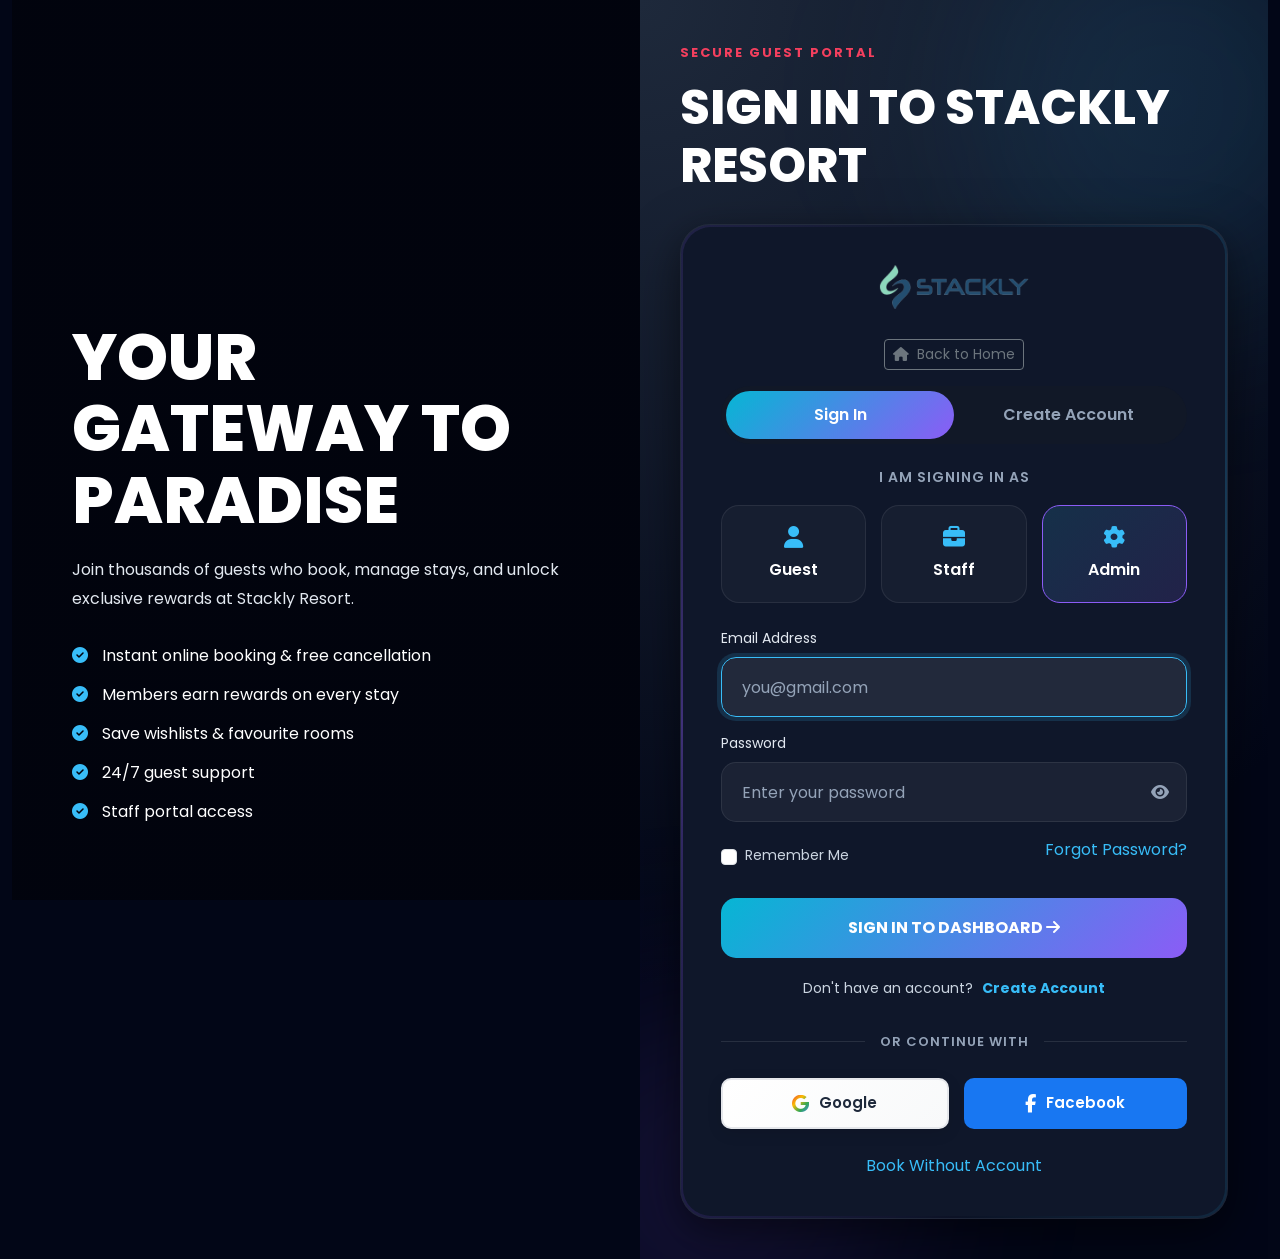
<file: signin.html>
<!DOCTYPE html>
<html lang="en">

<head>

    <meta charset="UTF-8">

    <meta
        name="viewport"
        content="width=device-width, initial-scale=1.0">

    <title>
        Sign In | Stackly Resort
    </title>

    <!-- Bootstrap -->

    <link
        href="https://cdn.jsdelivr.net/npm/bootstrap@5.3.3/dist/css/bootstrap.min.css"
        rel="stylesheet">

    <!-- Font Awesome -->

    <link
        rel="stylesheet"
        href="https://cdnjs.cloudflare.com/ajax/libs/font-awesome/6.7.2/css/all.min.css">

    <!-- CSS -->

    <link
        rel="stylesheet"
        href="css/signin.css">

</head>

<body>

    <!-- ===================================
         SIGN IN PAGE
    ==================================== -->

    <section class="signin-section">

        <div class="container-fluid">

            <div class="row g-0 min-vh-100">

                <!-- =====================
                     LEFT SIDE
                ====================== -->

                <div class="col-lg-6">

                    <div class="signin-left">

                        <div class="overlay"></div>

                        <div class="left-content">

                            <h1>

                                YOUR GATEWAY
                                TO PARADISE

                            </h1>

                            <p>

                                Join thousands of guests
                                who book, manage stays,
                                and unlock exclusive
                                rewards at Stackly Resort.

                            </p>

                            <ul>

                                <li>

                                    <i class="fa-solid fa-circle-check"></i>

                                    Instant online booking
                                    & free cancellation

                                </li>

                                <li>

                                    <i class="fa-solid fa-circle-check"></i>

                                    Members earn rewards
                                    on every stay

                                </li>

                                <li>

                                    <i class="fa-solid fa-circle-check"></i>

                                    Save wishlists &
                                    favourite rooms

                                </li>

                                <li>

                                    <i class="fa-solid fa-circle-check"></i>

                                    24/7 guest support

                                </li>

                                <li>

                                    <i class="fa-solid fa-circle-check"></i>

                                    Staff portal access

                                </li>

                            </ul>

                        </div>

                    </div>

                </div>

                <!-- =====================
                     RIGHT SIDE
                ====================== -->

                <div class="col-lg-6">

                    <div class="signin-right">

                        <div class="signin-wrapper">

                            <span class="signin-subtitle">

                                SECURE GUEST PORTAL

                            </span>

                            <h2>

                                SIGN IN TO
                                STACKLY RESORT

                            </h2>

                            <!-- LOGIN CARD -->

                            <div class="signin-card">

                                <!-- LOGO -->

                                <div class="card-logo">

                                    <a href="index.html" style="cursor: pointer;">
                                        <img
                                            src="images/image.png"
                                            alt="Logo">
                                    </a>

                                </div>

                                <!-- BACK TO HOME -->

                                <div class="text-center mb-3">

                                    <a href="index.html" class="btn btn-outline-secondary btn-sm">
                                        <i class="fa-solid fa-home me-2"></i>Back to Home
                                    </a>

                                </div>

                                <!-- TABS -->

                                <div class="signin-tabs">

                                    <button
                                        class="tab-btn active">

                                        Sign In

                                    </button>

                                    <a
                                        href="signup.html"
                                        class="tab-btn">

                                        Create Account

                                    </a>

                                </div>

                                <!-- USER TYPE -->

                                <h6 class="user-title">

                                    I AM SIGNING IN AS

                                </h6>

                                <div class="role-selection">

                                    <div
                                        class="role-card">

                                        <i
                                            class="fa-solid fa-user">
                                        </i>

                                        <span>
                                            Guest
                                        </span>

                                    </div>

                                    <div
                                        class="role-card">

                                        <i
                                            class="fa-solid fa-briefcase">
                                        </i>

                                        <span>
                                            Staff
                                        </span>

                                    </div>

                                    <div
                                        class="role-card active">

                                        <i
                                            class="fa-solid fa-gear">
                                        </i>

                                        <span>
                                            Admin
                                        </span>

                                    </div>

                                </div>

                                <!-- FORM START -->

                                <form id="signinForm">

                                    <input type="hidden" id="selectedRole" name="role" value="Guest">

                                    <div class="mb-3">

                                        <label for="email">

                                            Email Address

                                        </label>

                                        <input
                                            type="email"
                                            id="email"
                                            name="email"
                                            class="form-control"
                                            placeholder="you@gmail.com"
                                            required>

                                    </div>

                                    <div class="mb-3">

                                        <label for="password">

                                            Password

                                        </label>

                                        <div class="password-wrapper">

                                            <input
                                                type="password"
                                                class="form-control"
                                                id="password"
                                                name="password"
                                                placeholder="Enter your password"
                                                required>

                                            <i
                                                class="fa-solid fa-eye toggle-password">
                                            </i>

                                        </div>

                                    </div>

                                    <!-- FORGOT PASSWORD & REMEMBER ME -->

                                    <div class="d-flex justify-content-between align-items-center mb-3">

                                        <div class="form-check">
                                            <input
                                                type="checkbox"
                                                class="form-check-input"
                                                id="rememberMe"
                                                name="rememberMe">
                                            <label class="form-check-label" for="rememberMe" style="color: #cbd5e1; font-size: 14px;">
                                                Remember Me
                                            </label>
                                        </div>

                                        <div class="forgot-password">
                                            <a href="error.html">
                                                Forgot Password?
                                            </a>
                                        </div>

                                    </div>

                                    <!-- SIGN IN BUTTON -->

                                    <button
                                        type="submit"
                                        class="signin-btn-main">

                                        SIGN IN TO DASHBOARD

                                        <i
                                            class="fa-solid fa-arrow-right">
                                        </i>

                                    </button>
                                    <!-- SIGNUP LINK -->

<div class="signup-link">

    Don't have an account?

    <a href="signup.html">

        Create Account

    </a>

</div>

                                </form>

                                <!-- DIVIDER -->

                                <div class="divider">
                                    <span>OR CONTINUE WITH</span>
                                </div>

                                <!-- SOCIAL LOGIN -->

                                <div class="social-login">

                                    <button class="social-btn google-btn" onclick="window.location.href='error.html'">
                                        <i class="fa-brands fa-google"></i>
                                        Google
                                    </button>

                                    <button class="social-btn facebook-btn" onclick="window.location.href='error.html'">
                                        <i class="fa-brands fa-facebook-f"></i>
                                        Facebook
                                    </button>

                                </div>

                                <!-- BOOK WITHOUT ACCOUNT -->

                                <div class="guest-link">

                                    <a href="rooms.html">

                                        Book Without Account

                                    </a>

                                </div>

                            </div>

                        </div>

                    </div>

                </div>

            </div>

        </div>

    </section>

    <!-- Bootstrap -->

    <script
        src="https://cdn.jsdelivr.net/npm/bootstrap@5.3.3/dist/js/bootstrap.bundle.min.js">
    </script>

    <!-- Utility Scripts -->
    <script src="js/utils.js"></script>
    <script src="js/storage.js"></script>
    <script src="js/validation.js"></script>
    <script src="js/toast.js"></script>
    <script src="js/auth.js"></script>

    <!-- Page Script -->
    <script src="js/signin.js"></script>

</body>

</html>
</file>
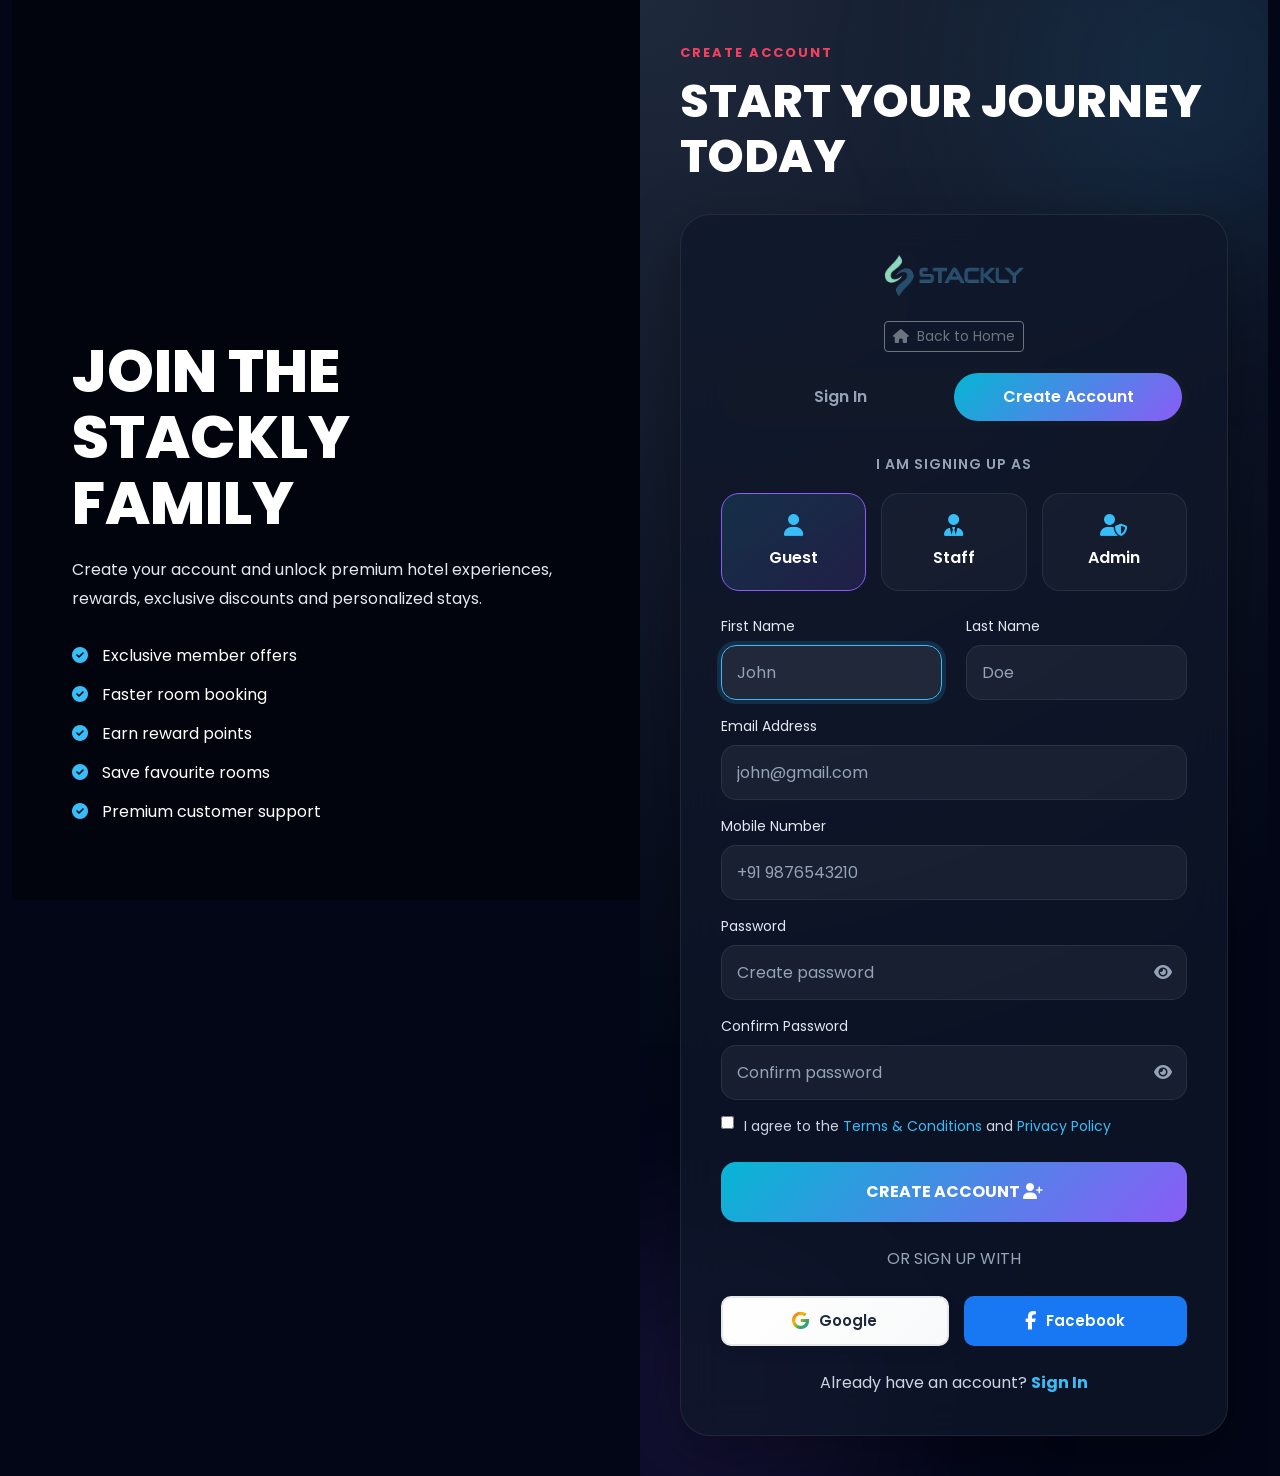
<file: signup.html>
<!DOCTYPE html>
<html lang="en">

<head>

    <meta charset="UTF-8">

    <meta
        name="viewport"
        content="width=device-width, initial-scale=1.0">

    <title>
        Create Account | Stackly Resort
    </title>

    <!-- Bootstrap -->

    <link
        href="https://cdn.jsdelivr.net/npm/bootstrap@5.3.3/dist/css/bootstrap.min.css"
        rel="stylesheet">

    <!-- Font Awesome -->

    <link
        rel="stylesheet"
        href="https://cdnjs.cloudflare.com/ajax/libs/font-awesome/6.7.2/css/all.min.css">

    <!-- CSS -->

    <link
        rel="stylesheet"
        href="css/signup.css">

</head>

<body>

    <section class="signin-section">

        <div class="container-fluid">

            <div class="row g-0 min-vh-100">

                <!-- LEFT SIDE -->

                <div class="col-lg-6">

                    <div class="signin-left">

                        <div class="left-content">

                            <h1>

                                JOIN THE
                                STACKLY FAMILY

                            </h1>

                            <p>

                                Create your account and
                                unlock premium hotel
                                experiences, rewards,
                                exclusive discounts and
                                personalized stays.

                            </p>

                            <ul>

                                <li>
                                    <i class="fa-solid fa-circle-check"></i>
                                    Exclusive member offers
                                </li>

                                <li>
                                    <i class="fa-solid fa-circle-check"></i>
                                    Faster room booking
                                </li>

                                <li>
                                    <i class="fa-solid fa-circle-check"></i>
                                    Earn reward points
                                </li>

                                <li>
                                    <i class="fa-solid fa-circle-check"></i>
                                    Save favourite rooms
                                </li>

                                <li>
                                    <i class="fa-solid fa-circle-check"></i>
                                    Premium customer support
                                </li>

                            </ul>

                        </div>

                    </div>

                </div>

                <!-- RIGHT SIDE -->

                <div class="col-lg-6">

                    <div class="signin-right">

                        <div class="signin-wrapper">

                            <span class="signin-subtitle">

                                CREATE ACCOUNT

                            </span>

                            <h2>

                                START YOUR
                                JOURNEY TODAY

                            </h2>

                            <div class="signin-card">

                                <!-- LOGO -->

                                <div class="card-logo">

                                    <a href="index.html" style="cursor: pointer;">
                                        <img
                                            src="images/image.png"
                                            alt="Logo">
                                    </a>

                                </div>

                                <!-- BACK TO HOME -->

                                <div class="text-center mb-3">

                                    <a href="index.html" class="btn btn-outline-secondary btn-sm">
                                        <i class="fa-solid fa-home me-2"></i>Back to Home
                                    </a>

                                </div>

                                <!-- TABS -->

                                <div class="signin-tabs">

                                    <a
                                        href="signin.html"
                                        class="tab-btn">

                                        Sign In

                                    </a>

                                    <button
                                        class="tab-btn active">

                                        Create Account

                                    </button>

                                </div>

                                <!-- USER TYPE -->

                                <h6 class="user-title">

                                    I AM SIGNING UP AS

                                </h6>

                                <div class="role-selection">

                                    <div
                                        class="role-card active"
                                        data-role="Guest">

                                        <i class="fa-solid fa-user"></i>

                                        <span>

                                            Guest

                                        </span>

                                    </div>

                                    <div
                                        class="role-card"
                                        data-role="Staff">

                                        <i class="fa-solid fa-user-tie"></i>

                                        <span>

                                            Staff

                                        </span>

                                    </div>

                                    <div
                                        class="role-card"
                                        data-role="Admin">

                                        <i class="fa-solid fa-user-shield"></i>

                                        <span>

                                            Admin

                                        </span>

                                    </div>

                                </div>

                                <!-- Hidden input to store selected role -->
                                <input type="hidden" id="selectedRole" name="role" value="Guest">

                                <!-- FORM -->

                                <form id="signupForm">

                                    <div class="row">

                                        <div class="col-md-6 mb-3">

                                            <label for="firstName">

                                                First Name

                                            </label>

                                            <input
                                                type="text"
                                                id="firstName"
                                                name="firstName"
                                                class="form-control"
                                                placeholder="John"
                                                required>

                                        </div>

                                        <div class="col-md-6 mb-3">

                                            <label for="lastName">

                                                Last Name

                                            </label>

                                            <input
                                                type="text"
                                                id="lastName"
                                                name="lastName"
                                                class="form-control"
                                                placeholder="Doe"
                                                required>

                                        </div>

                                    </div>

                                    <div class="mb-3">

                                        <label for="email">

                                            Email Address

                                        </label>

                                        <input
                                            type="email"
                                            id="email"
                                            name="email"
                                            class="form-control"
                                            placeholder="john@gmail.com"
                                            required>

                                    </div>

                                    <div class="mb-3">

                                        <label for="mobile">

                                            Mobile Number

                                        </label>

                                        <input
                                            type="tel"
                                            id="mobile"
                                            name="mobile"
                                            class="form-control"
                                            placeholder="+91 9876543210"
                                            required>

                                    </div>

                                    <div class="mb-3">

                                        <label for="password">

                                            Password

                                        </label>

                                        <div class="password-wrapper">

                                            <input
                                                type="password"
                                                id="password"
                                                name="password"
                                                class="form-control"
                                                placeholder="Create password"
                                                required>

                                            <i
                                                class="fa-solid fa-eye toggle-password">
                                            </i>

                                        </div>

                                    </div>

                                    <div class="mb-3">

                                        <label for="confirmPassword">

                                            Confirm Password

                                        </label>

                                        <div class="password-wrapper">

                                            <input
                                                type="password"
                                                id="confirmPassword"
                                                name="confirmPassword"
                                                class="form-control"
                                                placeholder="Confirm password"
                                                required>

                                            <i
                                                class="fa-solid fa-eye toggle-confirm-password">
                                            </i>

                                        </div>

                                    </div>

                                    <!-- TERMS -->

                                    <div class="terms-box">

                                        <input
                                            type="checkbox"
                                            id="terms">

                                        <label
                                            for="terms">

                                            I agree to the

                                            <a href="#">

                                                Terms &
                                                Conditions

                                            </a>

                                            and

                                            <a href="#">

                                                Privacy Policy

                                            </a>

                                        </label>

                                    </div>

                                    <!-- SIGNUP BUTTON -->

                                    <button
                                        type="submit"
                                        class="signin-btn-main">

                                        CREATE ACCOUNT

                                        <i
                                            class="fa-solid fa-user-plus">
                                        </i>

                                    </button>

                                </form>

                                <!-- DIVIDER -->

                                <div class="divider">

                                    <span>

                                        OR SIGN UP WITH

                                    </span>

                                </div>

                                <!-- SOCIAL SIGNUP -->

                                <div class="social-login">

                                    <button class="social-btn google-btn" onclick="window.location.href='error.html'">
                                        <i class="fa-brands fa-google"></i>
                                        Google
                                    </button>

                                    <button class="social-btn facebook-btn" onclick="window.location.href='error.html'">
                                        <i class="fa-brands fa-facebook-f"></i>
                                        Facebook
                                    </button>

                                </div>

                                <!-- LOGIN LINK -->

                                <div class="guest-link">

                                    Already have an account?

                                    <a href="signin.html">

                                        Sign In

                                    </a>

                                </div>

                            </div>

                        </div>

                    </div>

                </div>

            </div>

        </div>

    </section>

    <!-- Bootstrap JS -->

    <script
        src="https://cdn.jsdelivr.net/npm/bootstrap@5.3.3/dist/js/bootstrap.bundle.min.js">
    </script>

    <!-- Utility Scripts -->
    <script src="js/utils.js"></script>
    <script src="js/storage.js"></script>
    <script src="js/validation.js"></script>
    <script src="js/toast.js"></script>
    <script src="js/auth.js"></script>

    <!-- Page Script -->
    <script src="js/signup.js"></script>

</body>

</html>
</file>
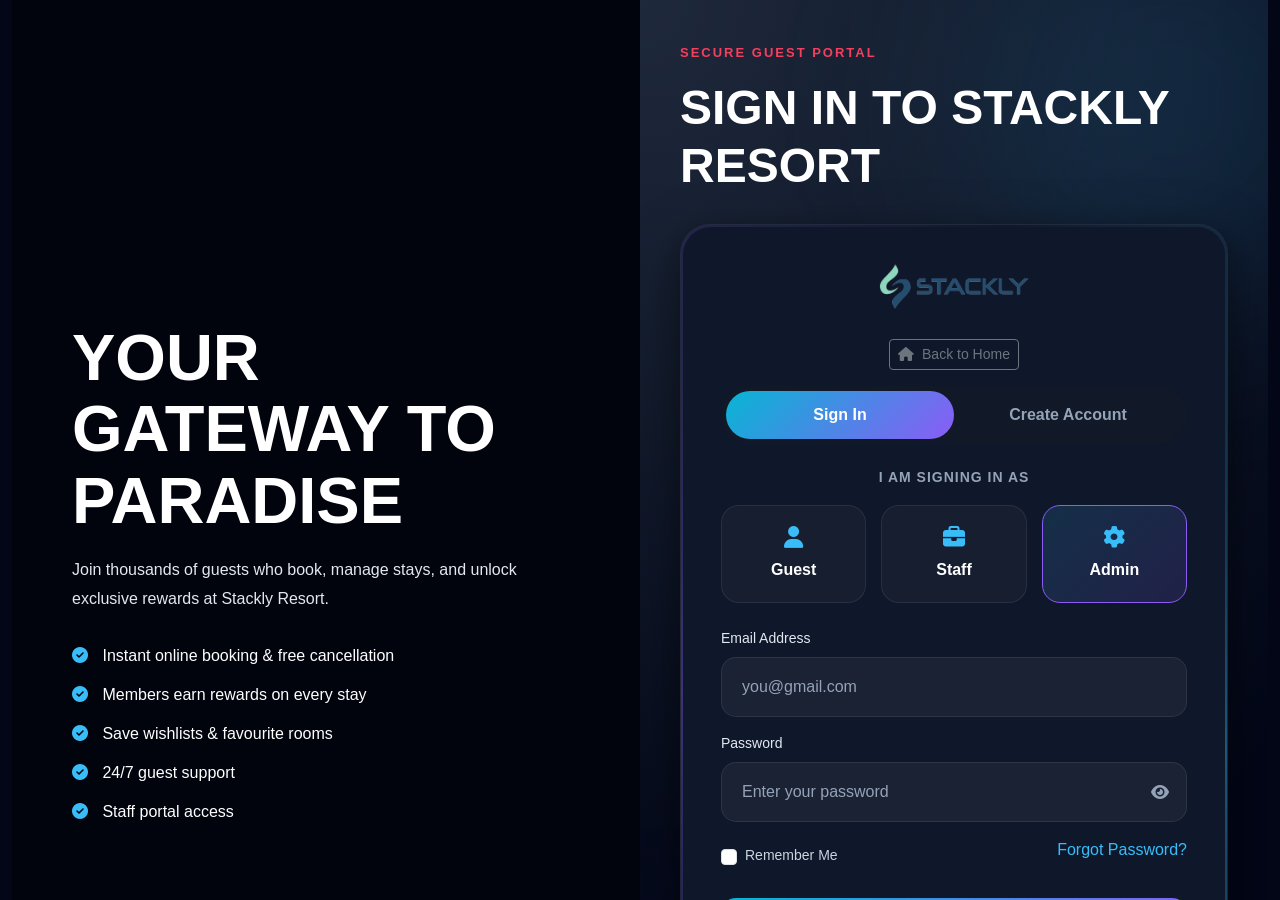
<file: staff.html>
<!DOCTYPE html>
<html lang="en">

<head>

    <meta charset="UTF-8">

    <meta
        name="viewport"
        content="width=device-width, initial-scale=1.0">

    <title>

        Staff Dashboard |
        Stackly Resort

    </title>

    <!-- Bootstrap -->

    <link
        href="https://cdn.jsdelivr.net/npm/bootstrap@5.3.3/dist/css/bootstrap.min.css"
        rel="stylesheet">

    <!-- Font Awesome -->

    <link
        rel="stylesheet"
        href="https://cdnjs.cloudflare.com/ajax/libs/font-awesome/6.7.2/css/all.min.css">

    <!-- Dashboard Base CSS -->
    <link
        rel="stylesheet"
        href="css/dashboard-base.css">

    <!-- Staff CSS -->
    <link
        rel="stylesheet"
        href="css/staff.css">

</head>

<body>

    <!-- Mobile Menu Toggle -->
    <button class="menu-toggle" id="menuToggle" aria-label="Toggle Menu">
        <span></span>
        <span></span>
        <span></span>
    </button>

    <!-- Mobile Overlay -->
    <div class="mobile-overlay" id="mobileOverlay"></div>

    <!-- ==========================
         SIDEBAR
    =========================== -->

    <aside class="sidebar">

        <div class="logo">

            <a href="index.html" style="cursor: pointer;">
                <img
                    src="images/image.png"
                    alt="Logo">
            </a>

        </div>

        <ul>

            <li class="active">

                <a href="#">

                    <i class="fa-solid fa-house"></i>

                    Dashboard

                </a>

            </li>

            <li>

                <a href="#">

                    <i class="fa-solid fa-bed"></i>

                    Assigned Rooms

                </a>

            </li>

            <li>

                <a href="#">

                    <i class="fa-solid fa-user-check"></i>

                    Check-In

                </a>

            </li>

            <li>

                <a href="#">

                    <i class="fa-solid fa-right-from-bracket"></i>

                    Check-Out

                </a>

            </li>

            <li>

                <a href="#">

                    <i class="fa-solid fa-broom"></i>

                    Housekeeping

                </a>

            </li>

            <li>

                <a href="#">

                    <i class="fa-solid fa-bell-concierge"></i>

                    Guest Requests

                </a>

            </li>

            <li>

                <a href="#">

                    <i class="fa-solid fa-gear"></i>

                    Settings

                </a>

            </li>

            <li>

                <a href="#" id="logoutBtn">

                    <i class="fa-solid fa-arrow-right-from-bracket"></i>

                    Logout

                </a>

            </li>

        </ul>

    </aside>

    <!-- ==========================
         MAIN CONTENT
    =========================== -->

    <main class="main-content">

        <!-- TOPBAR -->

        <div class="topbar">

            <div>

                <h2>

                    Welcome Back,
                    <span id="userName">Staff</span> 👋

                </h2>

                <p>

                    Manage rooms and
                    assist guests efficiently.

                </p>

            </div>

            <div class="staff-profile">

                <img
                    src="https://i.pravatar.cc/100?img=12"
                    alt="Staff">

                <div>

                    <h6 id="userNameProfile">Staff Member</h6>

                    <small id="userRole" style="color: #d4af37; font-weight: 600; font-size: 0.75rem;">
                        Staff
                    </small>

                    <small id="userEmail" style="color: #94a3b8; font-size: 0.85rem; display: block; margin-top: 2px;">
                        staff@example.com
                    </small>

                </div>

            </div>

        </div>

        <!-- ==========================
             STATS
        =========================== -->

        <div class="row g-4 mt-3">

            <div class="col-lg-3 col-md-6">

                <div class="dashboard-card">

                    <i class="fa-solid fa-bed"></i>

                    <h3>

                        48

                    </h3>

                    <p>

                        Assigned Rooms

                    </p>

                </div>

            </div>

            <div class="col-lg-3 col-md-6">

                <div class="dashboard-card">

                    <i class="fa-solid fa-user-check"></i>

                    <h3>

                        25

                    </h3>

                    <p>

                        Today's Check-Ins

                    </p>

                </div>

            </div>

            <div class="col-lg-3 col-md-6">

                <div class="dashboard-card">

                    <i class="fa-solid fa-right-from-bracket"></i>

                    <h3>

                        18

                    </h3>

                    <p>

                        Today's Check-Outs

                    </p>

                </div>

            </div>

            <div class="col-lg-3 col-md-6">

                <div class="dashboard-card">

                    <i class="fa-solid fa-broom"></i>

                    <h3>

                        12

                    </h3>

                    <p>

                        Cleaning Tasks

                    </p>

                </div>

            </div>

        </div>

        <!-- ==========================
             ASSIGNED ROOMS
        =========================== -->

        <div class="table-section mt-5">

            <h4>

                Assigned Rooms

            </h4>

            <div class="table-responsive">

                <table class="table">

                    <thead>

                        <tr>

                            <th>Room</th>

                            <th>Guest</th>

                            <th>Status</th>

                            <th>Action</th>

                        </tr>

                    </thead>

                    <tbody>

                        <tr>

                            <td>101</td>

                            <td>John Smith</td>

                            <td>

                                <span class="status occupied">

                                    Occupied

                                </span>

                            </td>

                            <td>

                                <button
                                    class="action-btn">

                                    View

                                </button>

                            </td>

                        </tr>

                        <tr>

                            <td>205</td>

                            <td>Emma Wilson</td>

                            <td>

                                <span class="status cleaning">

                                    Cleaning

                                </span>

                            </td>

                            <td>

                                <button
                                    class="action-btn">

                                    Update

                                </button>

                            </td>

                        </tr>
                                                <tr>

                            <td>309</td>

                            <td>Michael Brown</td>

                            <td>

                                <span class="status available">

                                    Available

                                </span>

                            </td>

                            <td>

                                <button
                                    class="action-btn">

                                    Assign

                                </button>

                            </td>

                        </tr>

                    </tbody>

                </table>

            </div>

        </div>

        <!-- ==========================
             GUEST REQUESTS
        =========================== -->

        <div class="row g-4 mt-4">

            <div class="col-lg-6">

                <div class="info-card">

                    <h4>

                        Guest Requests

                    </h4>

                    <ul class="request-list">

                        <li>

                            🛎 Extra Towels Requested
                            - Room 102

                        </li>

                        <li>

                            ☕ Coffee Service
                            Requested - Room 205

                        </li>

                        <li>

                            🍽 Room Service Order
                            - Room 310

                        </li>

                        <li>

                            ❄ AC Maintenance
                            Request - Room 405

                        </li>

                    </ul>

                </div>

            </div>

            <!-- ==========================
                 HOUSEKEEPING TASKS
            =========================== -->

            <div class="col-lg-6">

                <div class="info-card">

                    <h4>

                        Housekeeping Tasks

                    </h4>

                    <ul class="request-list">

                        <li>

                            🧹 Clean Room 205

                        </li>

                        <li>

                            🛏 Replace Bedding
                            Room 308

                        </li>

                        <li>

                            🚿 Bathroom Inspection
                            Room 114

                        </li>

                        <li>

                            🪟 Window Cleaning
                            Room 410

                        </li>

                    </ul>

                </div>

            </div>

        </div>

        <!-- ==========================
             DAILY SCHEDULE
        =========================== -->

        <div class="schedule-card mt-5">

            <h4>

                Today's Schedule

            </h4>

            <div class="schedule-item">

                <span>

                    09:00 AM

                </span>

                <p>

                    Morning Staff Meeting

                </p>

            </div>

            <div class="schedule-item">

                <span>

                    11:00 AM

                </span>

                <p>

                    VIP Guest Check-In

                </p>

            </div>

            <div class="schedule-item">

                <span>

                    02:00 PM

                </span>

                <p>

                    Room Inspection Round

                </p>

            </div>

            <div class="schedule-item">

                <span>

                    05:00 PM

                </span>

                <p>

                    Evening Shift Handover

                </p>

            </div>

        </div>

        <!-- ==========================
             QUICK ACTIONS
        =========================== -->

        <div class="quick-actions mt-5">

            <h4>

                Quick Actions

            </h4>

            <div class="row g-4 mt-2">

                <div class="col-lg-3 col-md-6">

                    <div class="action-card">

                        <i class="fa-solid fa-user-check"></i>

                        <h5>

                            Check In Guest

                        </h5>

                    </div>

                </div>

                <div class="col-lg-3 col-md-6">

                    <div class="action-card">

                        <i class="fa-solid fa-right-from-bracket"></i>

                        <h5>

                            Check Out Guest

                        </h5>

                    </div>

                </div>

                <div class="col-lg-3 col-md-6">

                    <div class="action-card">

                        <i class="fa-solid fa-broom"></i>

                        <h5>

                            Update Cleaning

                        </h5>

                    </div>

                </div>

                <div class="col-lg-3 col-md-6">

                    <div class="action-card">

                        <i class="fa-solid fa-bell"></i>

                        <h5>

                            View Requests

                        </h5>

                    </div>

                </div>

            </div>

        </div>

    </main>

    <!-- Bootstrap JS -->

    <script
        src="https://cdn.jsdelivr.net/npm/bootstrap@5.3.3/dist/js/bootstrap.bundle.min.js">
    </script>

    <!-- Utility Scripts -->
    <script src="js/utils.js"></script>
    <script src="js/storage.js"></script>
    <script src="js/validation.js"></script>
    <script src="js/toast.js"></script>
    <script src="js/auth.js"></script>
    <script src="js/theme-toggle.js"></script>

    <!-- Staff Dashboard JS -->

    <script
        src="js/staff.js">
    </script>

</body>

</html>
</file>
<file: css/dashboard-base.css>
/* ========================================
   STACKLY DASHBOARD - BASE STYLES
   Modern Dashboard with Dark Mode Support
   ======================================== */

/* ======================================
   CSS VARIABLES & THEMING
   ====================================== */

:root {
    /* Light Mode Colors */
    --bg-primary: #f8fafc;
    --bg-secondary: #ffffff;
    --bg-card: #ffffff;
    --bg-sidebar: linear-gradient(135deg, #1e293b 0%, #0f172a 100%);
    --bg-hover: rgba(139, 92, 246, 0.1);

    /* Text Colors */
    --text-primary: #1e293b;
    --text-secondary: #64748b;
    --text-muted: #94a3b8;
    --text-sidebar: #e2e8f0;
    --text-sidebar-active: #ffffff;

    /* Accent Colors */
    --accent-primary: #8b5cf6;
    --accent-secondary: #06b6d4;
    --accent-gradient: linear-gradient(135deg, #06b6d4, #8b5cf6);
    --accent-gold: #d4af37;

    /* Status Colors */
    --color-success: #10b981;
    --color-warning: #f59e0b;
    --color-danger: #ef4444;
    --color-info: #3b82f6;

    /* Shadows */
    --shadow-sm: 0 2px 4px rgba(0, 0, 0, 0.05);
    --shadow-md: 0 4px 6px rgba(0, 0, 0, 0.07);
    --shadow-lg: 0 10px 25px rgba(0, 0, 0, 0.1);
    --shadow-xl: 0 20px 40px rgba(0, 0, 0, 0.15);
    --shadow-card: 0 15px 30px rgba(0, 0, 0, 0.05);
    --shadow-card-hover: 0 20px 40px rgba(139, 92, 246, 0.25);

    /* Spacing */
    --spacing-xs: 0.5rem;
    --spacing-sm: 1rem;
    --spacing-md: 1.5rem;
    --spacing-lg: 2rem;
    --spacing-xl: 3rem;

    /* Border Radius */
    --radius-sm: 8px;
    --radius-md: 12px;
    --radius-lg: 16px;
    --radius-xl: 20px;
    --radius-full: 50px;

    /* Transitions */
    --transition-fast: 0.2s ease;
    --transition-normal: 0.3s ease;
    --transition-slow: 0.4s ease;

    /* Glassmorphism */
    --glass-bg: rgba(255, 255, 255, 0.7);
    --glass-border: rgba(255, 255, 255, 0.3);
    --glass-blur: blur(10px);
}

/* Dark Mode Variables */
[data-theme="dark"] {
    --bg-primary: #0f172a;
    --bg-secondary: #1e293b;
    --bg-card: #1e293b;
    --bg-sidebar: linear-gradient(135deg, #0f172a 0%, #020617 100%);
    --bg-hover: rgba(139, 92, 246, 0.2);

    --text-primary: #f1f5f9;
    --text-secondary: #cbd5e1;
    --text-muted: #94a3b8;
    --text-sidebar: #cbd5e1;
    --text-sidebar-active: #ffffff;

    --shadow-sm: 0 2px 4px rgba(0, 0, 0, 0.3);
    --shadow-md: 0 4px 6px rgba(0, 0, 0, 0.4);
    --shadow-lg: 0 10px 25px rgba(0, 0, 0, 0.5);
    --shadow-xl: 0 20px 40px rgba(0, 0, 0, 0.6);
    --shadow-card: 0 15px 30px rgba(0, 0, 0, 0.3);
    --shadow-card-hover: 0 20px 40px rgba(139, 92, 246, 0.4);

    --glass-bg: rgba(30, 41, 59, 0.7);
    --glass-border: rgba(148, 163, 184, 0.2);
}

/* ======================================
   GLOBAL STYLES
   ====================================== */

* {
    margin: 0;
    padding: 0;
    box-sizing: border-box;
}

body {
    font-family: 'Poppins', 'Segoe UI', sans-serif;
    background: var(--bg-primary);
    color: var(--text-primary);
    transition: background var(--transition-normal), color var(--transition-normal);
    overflow-x: hidden;
}

/* ======================================
   SIDEBAR STYLES
   ====================================== */

.sidebar {
    position: fixed;
    left: 0;
    top: 0;
    width: 280px;
    height: 100vh;
    background: var(--bg-sidebar);
    padding: var(--spacing-lg) 0;
    z-index: 1000;
    box-shadow: var(--shadow-xl);
    transition: transform var(--transition-normal);
    overflow-y: auto;
}

.sidebar .logo {
    text-align: center;
    margin-bottom: var(--spacing-xl);
    padding: 0 var(--spacing-md);
}

.sidebar .logo img {
    width: 120px;
    height: auto;
    filter: brightness(1.1);
    transition: transform var(--transition-normal);
}

.sidebar .logo img:hover {
    transform: scale(1.05);
}

.sidebar ul {
    list-style: none;
    padding: 0 var(--spacing-md);
}

.sidebar ul li {
    margin-bottom: var(--spacing-sm);
    border-radius: var(--radius-md);
    transition: all var(--transition-normal);
    cursor: pointer;
}

.sidebar ul li a {
    display: flex;
    align-items: center;
    padding: var(--spacing-md);
    color: var(--text-sidebar);
    text-decoration: none;
    border-radius: var(--radius-md);
    transition: all var(--transition-normal);
    font-weight: 500;
}

.sidebar ul li a i {
    margin-right: var(--spacing-md);
    font-size: 1.2rem;
    width: 24px;
    text-align: center;
}

.sidebar ul li:hover a {
    background: var(--bg-hover);
    color: var(--text-sidebar-active);
    transform: translateX(5px);
}

.sidebar ul li.active a {
    background: var(--accent-gradient);
    color: var(--text-sidebar-active);
    box-shadow: var(--shadow-md);
}

/* ======================================
   MAIN CONTENT
   ====================================== */

.main-content {
    margin-left: 280px;
    padding: var(--spacing-lg);
    min-height: 100vh;
    background: var(--bg-primary);
    transition: margin var(--transition-normal);
}

/* ======================================
   TOPBAR
   ====================================== */

.topbar {
    background: var(--glass-bg);
    backdrop-filter: var(--glass-blur);
    -webkit-backdrop-filter: var(--glass-blur);
    padding: var(--spacing-lg);
    border-radius: var(--radius-lg);
    margin-bottom: var(--spacing-lg);
    display: flex;
    justify-content: space-between;
    align-items: center;
    box-shadow: var(--shadow-card);
    border: 1px solid var(--glass-border);
    transition: all var(--transition-normal);
}

.topbar:hover {
    box-shadow: var(--shadow-lg);
}

.topbar h2 {
    font-size: 1.75rem;
    font-weight: 700;
    color: var(--text-primary);
    margin-bottom: var(--spacing-xs);
}

.topbar h2 span {
    background: var(--accent-gradient);
    -webkit-background-clip: text;
    -webkit-text-fill-color: transparent;
    background-clip: text;
}

.topbar p {
    color: var(--text-secondary);
    font-size: 0.95rem;
}

/* Profile Section */
.admin-profile,
.staff-profile,
.guest-profile {
    display: flex;
    align-items: center;
    gap: var(--spacing-md);
}

.admin-profile img,
.staff-profile img,
.guest-profile img {
    width: 50px;
    height: 50px;
    border-radius: 50%;
    border: 3px solid var(--accent-primary);
    box-shadow: var(--shadow-md);
    transition: transform var(--transition-fast);
}

.admin-profile img:hover,
.staff-profile img:hover,
.guest-profile img:hover {
    transform: scale(1.1);
}

.admin-profile h6,
.staff-profile h6,
.guest-profile h6 {
    font-weight: 600;
    color: var(--text-primary);
    margin-bottom: 2px;
}

.admin-profile small,
.staff-profile small,
.guest-profile small {
    color: var(--text-secondary);
    font-size: 0.85rem;
}

/* ======================================
   DASHBOARD CARDS
   ====================================== */

.dashboard-card {
    background: var(--bg-card);
    padding: var(--spacing-lg);
    border-radius: var(--radius-lg);
    box-shadow: var(--shadow-card);
    transition: all var(--transition-normal);
    border: 1px solid transparent;
    position: relative;
    overflow: hidden;
}

.dashboard-card::before {
    content: '';
    position: absolute;
    top: 0;
    left: 0;
    right: 0;
    height: 4px;
    background: var(--accent-gradient);
    transform: scaleX(0);
    transition: transform var(--transition-normal);
}

.dashboard-card:hover::before {
    transform: scaleX(1);
}

.dashboard-card:hover {
    transform: translateY(-5px);
    box-shadow: var(--shadow-card-hover);
    border-color: var(--accent-primary);
}

.dashboard-card .icon {
    width: 80px;
    height: 80px;
    border-radius: var(--radius-lg);
    background: var(--accent-gradient);
    display: flex;
    align-items: center;
    justify-content: center;
    margin-bottom: var(--spacing-md);
    box-shadow: 0 10px 25px rgba(139, 92, 246, 0.3);
    transition: all 0.3s ease;
}

.dashboard-card:hover .icon {
    transform: scale(1.1) rotate(5deg);
    box-shadow: 0 15px 35px rgba(139, 92, 246, 0.5);
}

.dashboard-card .icon i,
.dashboard-card > i {
    font-size: 2.25rem;
    color: #ffffff;
    filter: drop-shadow(0 2px 4px rgba(0, 0, 0, 0.2));
}

.dashboard-card h3 {
    font-size: 2rem;
    font-weight: 700;
    color: var(--text-primary);
    margin-bottom: var(--spacing-xs);
}

.dashboard-card p {
    color: var(--text-secondary);
    font-size: 0.95rem;
    font-weight: 500;
}

/* ======================================
   TABLES
   ====================================== */

.table-section,
.booking-table {
    background: var(--bg-card);
    padding: var(--spacing-lg);
    border-radius: var(--radius-lg);
    box-shadow: var(--shadow-card);
    margin-top: var(--spacing-lg);
}

.table-header {
    margin-bottom: var(--spacing-md);
}

.table-header h4 {
    font-size: 1.5rem;
    font-weight: 700;
    color: var(--text-primary);
}

.table-responsive {
    overflow-x: auto;
}

.table {
    width: 100%;
    margin-bottom: 0;
    border-collapse: separate;
    border-spacing: 0 var(--spacing-xs);
}

.table thead th {
    background: var(--bg-primary);
    color: var(--text-primary);
    font-weight: 600;
    padding: var(--spacing-md);
    border: none;
    font-size: 0.9rem;
    text-transform: uppercase;
    letter-spacing: 0.5px;
}

.table tbody tr {
    background: var(--bg-secondary);
    transition: all var(--transition-fast);
}

.table tbody tr:hover {
    background: var(--bg-hover);
    transform: scale(1.01);
    box-shadow: var(--shadow-md);
}

.table tbody td {
    padding: var(--spacing-md);
    border: none;
    color: var(--text-primary);
    vertical-align: middle;
}

.table tbody tr td:first-child {
    border-top-left-radius: var(--radius-md);
    border-bottom-left-radius: var(--radius-md);
}

.table tbody tr td:last-child {
    border-top-right-radius: var(--radius-md);
    border-bottom-right-radius: var(--radius-md);
}

/* ======================================
   BADGES & STATUS
   ====================================== */

.badge,
.status {
    padding: 6px 14px;
    border-radius: var(--radius-full);
    font-size: 0.85rem;
    font-weight: 600;
    display: inline-block;
}

.badge.bg-success,
.status.success {
    background: var(--color-success);
    color: white;
}

.badge.bg-warning,
.status.pending {
    background: var(--color-warning);
    color: white;
}

.badge.bg-danger,
.status.cancelled {
    background: var(--color-danger);
    color: white;
}

.badge.bg-secondary,
.status.completed {
    background: var(--text-muted);
    color: white;
}

/* ======================================
   ACTION CARDS
   ====================================== */

.action-card {
    background: var(--bg-card);
    padding: var(--spacing-lg);
    border-radius: var(--radius-lg);
    box-shadow: var(--shadow-card);
    text-align: center;
    cursor: pointer;
    transition: all var(--transition-normal);
    border: 2px solid transparent;
}

.action-card:hover {
    transform: translateY(-8px);
    box-shadow: var(--shadow-card-hover);
    border-color: var(--accent-primary);
}

.action-card i {
    font-size: 2.5rem;
    background: var(--accent-gradient);
    -webkit-background-clip: text;
    -webkit-text-fill-color: transparent;
    background-clip: text;
    margin-bottom: var(--spacing-md);
}

.action-card h5 {
    font-size: 1.1rem;
    font-weight: 600;
    color: var(--text-primary);
}

/* ======================================
   DARK MODE TOGGLE
   ====================================== */

.theme-toggle {
    position: fixed;
    bottom: var(--spacing-lg);
    right: var(--spacing-lg);
    width: 60px;
    height: 60px;
    background: var(--accent-gradient);
    border-radius: 50%;
    border: none;
    color: white;
    font-size: 1.5rem;
    cursor: pointer;
    box-shadow: var(--shadow-xl);
    transition: all var(--transition-normal);
    z-index: 9999;
    display: flex;
    align-items: center;
    justify-content: center;
}

.theme-toggle:hover {
    transform: scale(1.1) rotate(15deg);
    box-shadow: 0 10px 30px rgba(139, 92, 246, 0.5);
}

.theme-toggle:active {
    transform: scale(0.95) rotate(-15deg);
}

/* ======================================
   MOBILE RESPONSIVENESS
   ====================================== */

@media (max-width: 992px) {
    .sidebar {
        transform: translateX(-100%);
    }

    .sidebar.active {
        transform: translateX(0);
    }

    .main-content {
        margin-left: 0;
        padding: var(--spacing-md);
    }

    .topbar {
        flex-direction: column;
        align-items: flex-start;
        gap: var(--spacing-md);
    }

    .dashboard-card h3 {
        font-size: 1.5rem;
    }
}

@media (max-width: 768px) {
    .sidebar {
        width: 100%;
    }

    .topbar h2 {
        font-size: 1.5rem;
    }

    .theme-toggle {
        bottom: var(--spacing-md);
        right: var(--spacing-md);
        width: 50px;
        height: 50px;
        font-size: 1.2rem;
    }
}

/* ======================================
   MOBILE MENU TOGGLE
   ====================================== */

.menu-toggle {
    position: fixed;
    top: var(--spacing-md);
    left: var(--spacing-md);
    width: 50px;
    height: 50px;
    background: var(--accent-gradient);
    border: none;
    border-radius: var(--radius-md);
    cursor: pointer;
    z-index: 1001;
    display: none;
    flex-direction: column;
    justify-content: center;
    align-items: center;
    gap: 5px;
    box-shadow: var(--shadow-lg);
    transition: all var(--transition-normal);
}

.menu-toggle span {
    width: 25px;
    height: 3px;
    background: white;
    border-radius: 3px;
    transition: all var(--transition-normal);
}

.menu-toggle.active span:nth-child(1) {
    transform: rotate(45deg) translate(6px, 6px);
}

.menu-toggle.active span:nth-child(2) {
    opacity: 0;
}

.menu-toggle.active span:nth-child(3) {
    transform: rotate(-45deg) translate(6px, -6px);
}

.mobile-overlay {
    position: fixed;
    top: 0;
    left: 0;
    width: 100%;
    height: 100%;
    background: rgba(0, 0, 0, 0.7);
    z-index: 999;
    opacity: 0;
    pointer-events: none;
    transition: opacity var(--transition-normal);
}

.mobile-overlay.active {
    opacity: 1;
    pointer-events: all;
}

@media (max-width: 992px) {
    .menu-toggle {
        display: flex;
    }
}

/* ======================================
   ANIMATIONS
   ====================================== */

@keyframes fadeIn {
    from {
        opacity: 0;
        transform: translateY(20px);
    }
    to {
        opacity: 1;
        transform: translateY(0);
    }
}

@keyframes slideInLeft {
    from {
        opacity: 0;
        transform: translateX(-30px);
    }
    to {
        opacity: 1;
        transform: translateX(0);
    }
}

@keyframes pulse {
    0%, 100% {
        transform: scale(1);
    }
    50% {
        transform: scale(1.05);
    }
}

.fade-in {
    animation: fadeIn 0.6s ease forwards;
}

.slide-in-left {
    animation: slideInLeft 0.6s ease forwards;
}

/* ======================================
   SCROLLBAR STYLING
   ====================================== */

::-webkit-scrollbar {
    width: 8px;
    height: 8px;
}

::-webkit-scrollbar-track {
    background: var(--bg-primary);
}

::-webkit-scrollbar-thumb {
    background: var(--accent-primary);
    border-radius: var(--radius-full);
}

::-webkit-scrollbar-thumb:hover {
    background: var(--accent-secondary);
}

/* ======================================
   UTILITY CLASSES
   ====================================== */

.text-center {
    text-align: center;
}

.text-muted {
    color: var(--text-muted) !important;
}

.mt-3 { margin-top: var(--spacing-md); }
.mt-4 { margin-top: var(--spacing-lg); }
.mt-5 { margin-top: var(--spacing-xl); }
.mb-2 { margin-bottom: var(--spacing-xs); }
.mb-3 { margin-bottom: var(--spacing-md); }
.py-3 { padding-top: var(--spacing-md); padding-bottom: var(--spacing-md); }
.py-4 { padding-top: var(--spacing-lg); padding-bottom: var(--spacing-lg); }

.d-block { display: block; }
.d-flex { display: flex; }

.g-4 > * {
    padding: var(--spacing-sm);
}
</file>
<file: css/admin.css>
/* ==========================================
   GOOGLE FONT
========================================== */

@import url('https://fonts.googleapis.com/css2?family=Poppins:wght@300;400;500;600;700;800&display=swap');

/* ==========================================
   RESET
========================================== */

*{
    margin:0;
    padding:0;
    box-sizing:border-box;
}

body{

    font-family:'Poppins',sans-serif;

    background:#f8fafc;

    overflow-x:hidden;

}

/* ==========================================
   SIDEBAR
========================================== */

.sidebar{

    position:fixed;

    left:0;
    top:0;

    width:280px;

    height:100vh;

    background:
    linear-gradient(
        180deg,
        #0f172a,
        #020617
    );

    padding:30px 20px;

    z-index:999;

}

.logo{

    text-align:center;

    margin-bottom:40px;

}

.logo img{

    width:160px;

    height:auto;

}

.sidebar ul{

    list-style:none;

    padding-left:0;

}

.sidebar ul li{

    margin-bottom:12px;

}

.sidebar ul li a{

    display:flex;

    align-items:center;

    gap:15px;

    text-decoration:none;

    color:#cbd5e1;

    padding:15px 18px;

    border-radius:15px;

    transition:.4s;

    font-weight:500;

}

.sidebar ul li a i{

    font-size:18px;

}

.sidebar ul li:hover a{

    background:
    rgba(255,255,255,.06);

    color:#38bdf8;

}

.sidebar ul li.active a{

    background:
    linear-gradient(
        135deg,
        #06b6d4,
        #8b5cf6
    );

    color:#ffffff;

}

/* ==========================================
   MAIN CONTENT
========================================== */

.main-content{

    margin-left:280px;

    padding:30px;

}

/* ==========================================
   TOPBAR
========================================== */

.topbar{

    display:flex;

    justify-content:space-between;

    align-items:center;

    background:#ffffff;

    padding:25px;

    border-radius:20px;

    box-shadow:
    0 10px 25px rgba(0,0,0,.05);

}

.topbar h2{

    font-size:30px;

    font-weight:700;

    color:#0f172a;

}

.topbar p{

    color:#64748b;

    margin-top:5px;

}

/* ==========================================
   ADMIN PROFILE
========================================== */

.admin-profile{

    display:flex;

    align-items:center;

    gap:15px;

}

.admin-profile img{

    width:55px;

    height:55px;

    border-radius:50%;

    object-fit:cover;

}

.admin-profile h6{

    margin:0;

    font-weight:700;

}

.admin-profile small{

    color:#64748b;

}

/* ==========================================
   DASHBOARD CARDS
========================================== */

.dashboard-card{

    background:#ffffff;

    border-radius:20px;

    padding:30px;

    box-shadow:
    0 15px 30px rgba(0,0,0,.05);

    transition:.4s;

    height:100%;

}

.dashboard-card:hover{

    transform:translateY(-8px);

}

.dashboard-card .icon{
    width:80px;
    height:80px;
    border-radius:20px;
    background:linear-gradient(135deg, #06b6d4, #8b5cf6);
    display:flex;
    align-items:center;
    justify-content:center;
    margin-bottom:20px;
    box-shadow:0 10px 25px rgba(139,92,246,0.3);
    transition:all 0.3s ease;
}

.dashboard-card:hover .icon{
    transform:scale(1.1) rotate(5deg);
    box-shadow:0 15px 35px rgba(139,92,246,0.5);
}

.dashboard-card .icon i{
    color:#ffffff;
    font-size:36px;
    filter:drop-shadow(0 2px 4px rgba(0,0,0,0.2));
}

.dashboard-card h3{

    font-size:34px;

    font-weight:800;

    color:#0f172a;

}

.dashboard-card p{

    color:#64748b;

    margin-top:8px;

}
/* ==========================================
   BOOKING TABLE
========================================== */

.booking-table{

    background:#ffffff;

    padding:30px;

    border-radius:20px;

    box-shadow:
    0 15px 30px rgba(0,0,0,.05);

}

.table-header{

    margin-bottom:20px;

}

.table-header h4{

    font-weight:700;

    color:#0f172a;

}

.table{

    margin-bottom:0;

}

.table thead th{

    background:#f8fafc;

    color:#0f172a;

    font-weight:700;

    border:none;

    padding:15px;

}

.table tbody td{

    padding:18px 15px;

    vertical-align:middle;

    border-color:#f1f5f9;

}

.table tbody tr:hover{

    background:#f8fafc;

}

/* ==========================================
   STATUS BADGES
========================================== */

.status{

    padding:8px 16px;

    border-radius:30px;

    font-size:13px;

    font-weight:600;

}

.status.success{

    background:#dcfce7;

    color:#16a34a;

}

.status.pending{

    background:#fef3c7;

    color:#d97706;

}

.status.cancelled{

    background:#fee2e2;

    color:#dc2626;

}

/* ==========================================
   ANALYTICS CARD
========================================== */

.analytics-card{

    background:#ffffff;

    border-radius:20px;

    padding:30px;

    height:100%;

    box-shadow:
    0 15px 30px rgba(0,0,0,.05);

}

.card-header-custom{

    margin-bottom:25px;

}

.card-header-custom h4{

    font-weight:700;

    color:#0f172a;

}

.chart-placeholder{

    height:300px;

    border:2px dashed #cbd5e1;

    border-radius:20px;

    display:flex;

    flex-direction:column;

    align-items:center;

    justify-content:center;

    text-align:center;

}

.chart-placeholder i{

    font-size:60px;

    color:#8b5cf6;

    margin-bottom:15px;

}

.chart-placeholder h5{

    font-weight:700;

}

.chart-placeholder p{

    color:#64748b;

}

/* ==========================================
   PERFORMANCE LIST
========================================== */

.performance-list{

    display:flex;

    flex-direction:column;

    gap:20px;

}

.performance-item{

    display:flex;

    justify-content:space-between;

    align-items:center;

    padding-bottom:15px;

    border-bottom:1px solid #e2e8f0;

}

.performance-item:last-child{

    border-bottom:none;

}

.performance-item span{

    color:#64748b;

}

.performance-item strong{

    color:#0f172a;

    font-size:18px;

}

/* ==========================================
   QUICK ACTIONS
========================================== */

.quick-actions h4{

    font-weight:700;

    color:#0f172a;

}

.action-card{

    background:#ffffff;

    border-radius:20px;

    padding:30px;

    text-align:center;

    cursor:pointer;

    transition:.4s;

    box-shadow:
    0 15px 30px rgba(0,0,0,.05);

}

.action-card:hover{

    transform:translateY(-8px);

    background:
    linear-gradient(
        135deg,
        #06b6d4,
        #8b5cf6
    );

    color:#ffffff;

}

.action-card i{

    font-size:40px;

    margin-bottom:15px;

}

.action-card h5{

    font-weight:700;

}

/* ==========================================
   RECENT ACTIVITIES
========================================== */

.activities-card{

    background:#ffffff;

    border-radius:20px;

    padding:30px;

    box-shadow:
    0 15px 30px rgba(0,0,0,.05);

}

.activities-card h4{

    font-weight:700;

    margin-bottom:20px;

    color:#0f172a;

}

.activities-card ul{

    list-style:none;

    padding-left:0;

    margin:0;

}

.activities-card ul li{

    padding:15px;

    border-radius:12px;

    background:#f8fafc;

    margin-bottom:12px;

    color:#334155;

    transition:.3s;

}

.activities-card ul li:hover{

    background:#eef2ff;

}

/* ==========================================
   SCROLLBAR
========================================== */

::-webkit-scrollbar{

    width:8px;

}

::-webkit-scrollbar-track{

    background:#f1f5f9;

}

::-webkit-scrollbar-thumb{

    background:#8b5cf6;

    border-radius:20px;

}

/* ==========================================
   MOBILE MENU TOGGLE
========================================== */

.menu-toggle{
    display:none;
    position:fixed;
    top:20px;
    left:20px;
    z-index:10000;
    background:linear-gradient(135deg,#06b6d4,#8b5cf6);
    border:none;
    width:50px;
    height:50px;
    border-radius:12px;
    cursor:pointer;
    box-shadow:0 5px 20px rgba(139,92,246,.3);
    transition:all 0.3s ease;
}

.menu-toggle:hover{
    transform:scale(1.05);
    box-shadow:0 8px 25px rgba(139,92,246,.4);
}

.menu-toggle span{
    display:block;
    width:24px;
    height:2px;
    background:#fff;
    margin:5px auto;
    transition:all 0.3s ease;
    border-radius:2px;
}

.menu-toggle.active span:nth-child(1){
    transform:rotate(45deg) translate(7px, 7px);
}

.menu-toggle.active span:nth-child(2){
    opacity:0;
}

.menu-toggle.active span:nth-child(3){
    transform:rotate(-45deg) translate(7px, -7px);
}

/* Mobile Overlay */
.mobile-overlay{
    display:none;
    position:fixed;
    top:0;
    left:0;
    width:100%;
    height:100%;
    background:rgba(0,0,0,0.7);
    z-index:998;
    opacity:0;
    transition:opacity 0.3s ease;
}

.mobile-overlay.active{
    opacity:1;
}

/* ==========================================
   RESPONSIVE
========================================== */

@media(max-width:1200px){

    .sidebar{

        width:240px;

    }

    .main-content{

        margin-left:240px;

    }

}

@media(max-width:992px){

    .menu-toggle{
        display:flex;
        flex-direction:column;
        align-items:center;
        justify-content:center;
    }

    .mobile-overlay{
        display:block;
    }

    .sidebar{
        position:fixed;
        left:-280px;
        top:0;
        width:280px;
        height:100vh;
        transition:left 0.3s ease;
        overflow-y:auto;
    }

    .sidebar.active{
        left:0;
    }

    .main-content{
        margin-left:0;
        width:100%;
    }

    .topbar{
        flex-direction:column;
        text-align:center;
        gap:20px;
        padding-left:70px;
    }

    /* Table Responsive */
    .table-responsive{
        overflow-x:auto;
        -webkit-overflow-scrolling:touch;
    }

    .table{
        min-width:600px;
    }

}

@media(max-width:768px){

    .main-content{
        padding:15px;
        padding-top:80px;
    }

    .topbar{
        padding-left:70px;
        align-items:flex-start;
    }

    .topbar h2{
        font-size:1.5rem;
    }

    .dashboard-cards{
        gap:15px;
    }

    .dashboard-card{
        padding:20px;
    }

    .dashboard-card h3{
        font-size:1.8rem;
    }

    .analytics-card{
        padding:20px;
    }

    .booking-table{
        padding:20px;
    }

    /* Quick Actions - Stack on Mobile */
    .quick-actions .row{
        gap:15px;
    }

    .action-card{
        padding:25px;
        margin-bottom:15px;
    }

    /* Stats Cards - Full Width on Mobile */
    .dashboard-cards .col-lg-3,
    .dashboard-cards .col-md-6{
        flex:0 0 100%;
        max-width:100%;
    }

}

@media(max-width:576px){

    .topbar{
        padding:15px;
        padding-left:70px;
    }

    .topbar h2{
        font-size:1.3rem;
    }

    .dashboard-card{
        padding:18px;
    }

    .dashboard-card h3{
        font-size:1.6rem;
    }

    .dashboard-card p{
        font-size:0.9rem;
    }

    .action-card{
        padding:20px;
    }

    .action-card i{
        font-size:32px;
    }

    .action-card h5{
        font-size:1rem;
    }

    /* User Info - Compact */
    .user-info{
        flex-direction:column;
        gap:10px;
    }

    .user-info img{
        width:40px;
        height:40px;
    }

    /* Activities Card */
    .activities-card{
        padding:20px;
    }

    .activities-card ul li{
        padding:12px;
        font-size:0.9rem;
    }

    /* Buttons */
    .btn{
        padding:10px 20px;
        font-size:0.9rem;
    }

}
</file>
<file: css/booking-confirmation.css>
/* ========================================
   BOOKING CONFIRMATION PAGE
   ======================================== */

* {
    margin: 0;
    padding: 0;
    box-sizing: border-box;
}

body {
    font-family: 'Poppins', sans-serif;
    background: linear-gradient(135deg, #667eea 0%, #764ba2 100%);
    min-height: 100vh;
    padding: 40px 20px;
}

/* ========================================
   CONFIRMATION SECTION
   ======================================== */

.confirmation-section {
    padding: 20px 0;
}

/* ========================================
   SUCCESS ANIMATION
   ======================================== */

.success-animation {
    animation: fadeInDown 0.6s ease-out;
}

@keyframes fadeInDown {
    from {
        opacity: 0;
        transform: translateY(-30px);
    }
    to {
        opacity: 1;
        transform: translateY(0);
    }
}

.checkmark-circle {
    width: 100px;
    height: 100px;
    background: linear-gradient(135deg, #10b981, #059669);
    border-radius: 50%;
    display: flex;
    align-items: center;
    justify-content: center;
    margin: 0 auto 20px;
    box-shadow: 0 10px 40px rgba(16, 185, 129, 0.4);
    animation: scaleIn 0.5s ease-out 0.3s both;
}

@keyframes scaleIn {
    from {
        transform: scale(0);
    }
    to {
        transform: scale(1);
    }
}

.checkmark-circle i {
    font-size: 50px;
    color: white;
    animation: checkmarkDraw 0.3s ease-out 0.6s both;
}

@keyframes checkmarkDraw {
    from {
        opacity: 0;
        transform: scale(0);
    }
    to {
        opacity: 1;
        transform: scale(1);
    }
}

.success-title {
    font-size: 2.5rem;
    font-weight: 700;
    color: white;
    margin-bottom: 10px;
}

.success-subtitle {
    font-size: 1.1rem;
    color: rgba(255, 255, 255, 0.9);
}

/* ========================================
   BOOKING DETAILS CARD
   ======================================== */

.booking-details-card {
    background: white;
    border-radius: 20px;
    overflow: hidden;
    box-shadow: 0 20px 60px rgba(0, 0, 0, 0.3);
    animation: fadeInUp 0.6s ease-out 0.4s both;
}

@keyframes fadeInUp {
    from {
        opacity: 0;
        transform: translateY(30px);
    }
    to {
        opacity: 1;
        transform: translateY(0);
    }
}

.booking-details-card .card-header {
    background: linear-gradient(135deg, #d4af37, #f4d03f);
    padding: 30px;
    text-align: center;
}

.booking-details-card .card-header h3 {
    font-size: 1.8rem;
    font-weight: 700;
    color: #111;
    margin-bottom: 10px;
}

.booking-id {
    font-size: 1.1rem;
    color: #333;
    font-weight: 600;
}

.booking-id span {
    color: #111;
    font-weight: 700;
}

.booking-details-card .card-body {
    padding: 40px;
}

/* ========================================
   DETAIL SECTIONS
   ======================================== */

.detail-section {
    padding: 25px 0;
    border-bottom: 1px solid #e5e7eb;
}

.detail-section:last-child {
    border-bottom: none;
}

.detail-section h5 {
    font-size: 1.2rem;
    font-weight: 600;
    color: #111;
    margin-bottom: 20px;
}

.detail-section h5 i {
    color: #d4af37;
}

.detail-row {
    display: flex;
    justify-content: space-between;
    align-items: center;
    padding: 12px 0;
    border-bottom: 1px dashed #e5e7eb;
}

.detail-row:last-child {
    border-bottom: none;
}

.detail-row .label {
    font-size: 0.95rem;
    color: #6b7280;
    font-weight: 500;
}

.detail-row .value {
    font-size: 1rem;
    color: #111827;
    font-weight: 600;
}

.detail-row .value.highlight {
    font-size: 1.3rem;
    color: #d4af37;
}

.special-requests-text {
    background: #f9fafb;
    padding: 15px;
    border-radius: 10px;
    border-left: 4px solid #d4af37;
    color: #4b5563;
    margin: 0;
}

/* ========================================
   CARD FOOTER
   ======================================== */

.booking-details-card .card-footer {
    background: #f9fafb;
    padding: 30px;
    border-top: none;
}

.action-buttons {
    display: flex;
    gap: 15px;
    flex-wrap: wrap;
    justify-content: center;
}

.action-buttons .btn {
    padding: 12px 24px;
    border-radius: 10px;
    font-weight: 600;
    transition: all 0.3s ease;
}

.action-buttons .btn-primary {
    background: linear-gradient(135deg, #d4af37, #f4d03f);
    border: none;
    color: #111;
}

.action-buttons .btn-primary:hover {
    transform: translateY(-2px);
    box-shadow: 0 5px 15px rgba(212, 175, 55, 0.4);
}

.action-buttons .btn-outline-primary {
    border: 2px solid #d4af37;
    color: #d4af37;
}

.action-buttons .btn-outline-primary:hover {
    background: #d4af37;
    color: white;
    transform: translateY(-2px);
}

.action-buttons .btn-outline-secondary {
    border: 2px solid #6b7280;
    color: #6b7280;
}

.action-buttons .btn-outline-secondary:hover {
    background: #6b7280;
    color: white;
    transform: translateY(-2px);
}

/* ========================================
   ADDITIONAL INFO
   ======================================== */

.additional-info {
    margin-top: 30px;
}

.additional-info p {
    color: white;
    font-size: 0.95rem;
    margin-bottom: 10px;
}

.additional-info a {
    color: #d4af37;
    text-decoration: none;
    font-weight: 600;
}

.additional-info a:hover {
    text-decoration: underline;
}

/* ========================================
   RESPONSIVE
   ======================================== */

@media (max-width: 768px) {
    .success-title {
        font-size: 2rem;
    }

    .success-subtitle {
        font-size: 1rem;
    }

    .checkmark-circle {
        width: 80px;
        height: 80px;
    }

    .checkmark-circle i {
        font-size: 40px;
    }

    .booking-details-card .card-header h3 {
        font-size: 1.5rem;
    }

    .booking-details-card .card-body {
        padding: 25px;
    }

    .booking-details-card .card-footer {
        padding: 20px;
    }

    .action-buttons {
        flex-direction: column;
    }

    .action-buttons .btn {
        width: 100%;
    }

    .detail-row {
        flex-direction: column;
        align-items: flex-start;
        gap: 5px;
    }
}

/* ========================================
   PRINT STYLES
   ======================================== */

@media print {
    body {
        background: white;
        padding: 0;
    }

    .success-animation,
    .action-buttons,
    .additional-info {
        display: none !important;
    }

    .booking-details-card {
        box-shadow: none;
        border: 1px solid #ddd;
    }

    .booking-details-card .card-header {
        background: #f3f4f6;
        color: #111;
    }
}
</file>
<file: css/navbar.css>
/* ==========================================
   GOOGLE FONT
========================================== */

@import url('https://fonts.googleapis.com/css2?family=Poppins:wght@300;400;500;600;700;800&display=swap');

/* ==========================================
   NAVBAR
========================================== */

.custom-navbar{
    background:rgba(15,15,15,0.75);
    backdrop-filter:blur(15px);
    -webkit-backdrop-filter:blur(15px);
    padding:15px 0;
    transition:all .4s ease;
    z-index:999;
}

.custom-navbar.scrolled{
    background:#111111;
    box-shadow:0 10px 30px rgba(0,0,0,.25);
    padding:10px 0;
}

/* ==========================================
   LOGO
========================================== */

/* ==========================================
   LOGO
========================================== */

.navbar-brand{
    display:flex;
    align-items:center;
    text-decoration:none;
}

.logo{
    width:180px;
    height:auto;
    object-fit:contain;
    transition:all .4s ease;
}

/* Hover Effect */

.logo:hover{
    transform:scale(1.08);
    filter:drop-shadow(
        0 0 12px rgba(212,175,55,.5)
    );
}

/* Tablet */

@media(max-width:768px){

    .logo{
        width:150px;
    }

}

/* Mobile */

@media(max-width:576px){

    .logo{
        width:120px;
    }

}

/* ==========================================
   NAV LINKS
========================================== */

.navbar-nav .nav-link{
    color:#ffffff !important;
    font-size:15px;
    font-weight:500;
    margin:0 12px;
    position:relative;
    transition:.4s;
}

.navbar-nav .nav-link:hover{
    color:#d4af37 !important;
}

.navbar-nav .nav-link.active{
    color:#d4af37 !important;
}

.navbar-nav .nav-link::after{
    content:'';
    position:absolute;
    left:0;
    bottom:-6px;
    width:0;
    height:2px;
    background:#d4af37;
    transition:.4s;
}

.navbar-nav .nav-link:hover::after,
.navbar-nav .nav-link.active::after{
    width:100%;
}

/* ==========================================
   BUTTONS CONTAINER
========================================== */

.navbar-buttons{
    display:flex;
    gap:10px;
    align-items:center;
}

/* ==========================================
   SIGN IN BUTTON
========================================== */

.signin-btn{
    border:2px solid #ffffff;
    background:transparent;
    color:#ffffff;
    border-radius:50px;
    padding:10px 22px;
    font-size:14px;
    font-weight:600;
    transition:.4s;
}

.signin-btn:hover{
    background:#ffffff;
    color:#111111;
}

/* ==========================================
   SIGN UP BUTTON
========================================== */

.signup-btn{
    background:#ffffff;
    color:#111111;
    border:none;
    border-radius:50px;
    padding:10px 22px;
    font-size:14px;
    font-weight:600;
    transition:.4s;
}

.signup-btn:hover{
    transform:translateY(-3px);
}

/* ==========================================
   BOOK NOW BUTTON
========================================== */

.book-btn{
    background:#d4af37;
    color:#111111;
    border:none;
    border-radius:50px;
    padding:10px 25px;
    font-size:14px;
    font-weight:700;
    transition:.4s;
}

.book-btn:hover{
    background:#c29d2c;
    transform:translateY(-3px);
}

/* ==========================================
   TOGGLER
========================================== */

.navbar-toggler{
    border:none;
    box-shadow:none !important;
}

.navbar-toggler:focus{
    box-shadow:none !important;
}

.navbar-toggler-icon{
    filter:brightness(0) invert(1);
}

/* ==========================================
   MOBILE MENU
========================================== */

@media(max-width:991px){

    .navbar-collapse{
        background:#111111;
        margin-top:15px;
        padding:25px;
        border-radius:20px;
    }

    .navbar-nav{
        text-align:center;
    }

    .navbar-nav .nav-link{
        margin:12px 0;
    }

    .navbar-buttons{
        flex-direction:column;
        width:100%;
        margin-top:20px;
    }

    .signin-btn,
    .signup-btn,
    .book-btn{
        width:100%;
    }

}

/* ==========================================
   TABLET
========================================== */

@media(max-width:768px){

    .navbar-brand{
        font-size:26px;
    }

    .navbar-brand i{
        font-size:24px;
    }

}

/* ==========================================
   MOBILE
========================================== */

@media(max-width:576px){

    .navbar-brand{
        font-size:22px;
    }

    .navbar-brand i{
        font-size:20px;
    }

}
</file>
<file: css/contact.css>
/* ==========================================
   CONTACT PAGE STYLES
========================================== */

/* HERO SECTION */

.contact-hero{
    min-height:100vh;
    background:
    linear-gradient(
        rgba(0,0,0,.65),
        rgba(0,0,0,.65)
    ),
    url('https://images.unsplash.com/photo-1566073771259-6a8506099945?auto=format&fit=crop&w=1800&q=80');

    background-size:cover;
    background-position:center;
    background-repeat:no-repeat;

    display:flex;
    align-items:center;
}

.contact-hero-content{
    color:#ffffff;
}

.contact-hero-content span{
    color:#d4af37;
    text-transform:uppercase;
    letter-spacing:2px;
    font-weight:600;
}

.contact-hero-content h1{
    font-size:70px;
    font-weight:800;
    line-height:1.2;
    margin:20px 0;
}

.contact-hero-content p{
    max-width:650px;
    font-size:18px;
    line-height:1.8;
    color:#e6e6e6;
}

/* SECTION HEADING */

.section-heading{
    text-align:center;
}

.section-heading span{
    color:#d4af37;
    text-transform:uppercase;
    letter-spacing:2px;
    font-weight:600;
}

.section-heading h2{
    font-size:46px;
    font-weight:700;
    margin:15px 0;
}

.section-heading p{
    max-width:700px;
    margin:auto;
    color:#666;
}

/* CONTACT INFO */

.contact-info{
    padding:100px 0;
}

.contact-card{
    background:#ffffff;
    text-align:center;
    padding:40px 30px;
    border-radius:20px;
    box-shadow:0 10px 30px rgba(0,0,0,.08);
    transition:.4s;
    height:100%;
}

.contact-card:hover{
    transform:translateY(-10px);
}

.contact-card i{
    font-size:55px;
    color:#d4af37;
    margin-bottom:20px;
}

.contact-card h4{
    font-weight:700;
    margin-bottom:10px;
}

.contact-card p{
    color:#666;
}

/* CONTACT FORM */

.contact-form-section{
    background:#f8f9fa;
    padding:100px 0;
}

.contact-form-box{
    background:#ffffff;
    padding:50px;
    border-radius:25px;
    box-shadow:0 15px 40px rgba(0,0,0,.08);
}

.contact-form-box h2{
    font-weight:700;
}

.contact-form .form-control{
    height:55px;
    border-radius:12px;
    border:1px solid #ddd;
}

.contact-form textarea.form-control{
    height:auto;
    resize:none;
}

/* LOCATION SECTION */

.location-section{
    padding:100px 0;
}

.map-container{
    overflow:hidden;
    border-radius:20px;
    box-shadow:0 15px 40px rgba(0,0,0,.08);
}

.location-details{
    background:#ffffff;
    padding:35px;
    border-radius:20px;
    box-shadow:0 10px 30px rgba(0,0,0,.08);
    height:100%;
}

.location-details h3{
    font-weight:700;
    margin-bottom:20px;
}

.location-details p{
    color:#666;
    line-height:1.8;
}

/* WORKING HOURS */

.working-hours{
    background:#f8f9fa;
    padding:100px 0;
}

.hours-box{
    max-width:700px;
    margin:auto;
    background:#ffffff;
    border-radius:20px;
    overflow:hidden;
    box-shadow:0 10px 30px rgba(0,0,0,.08);
}

.hour-row{
    display:flex;
    justify-content:space-between;
    padding:20px 30px;
    border-bottom:1px solid #eee;
}

.hour-row:last-child{
    border-bottom:none;
}

.hour-row span:first-child{
    font-weight:600;
}

.hour-row span:last-child{
    color:#d4af37;
    font-weight:700;
}

/* FAQ */

.faq-section{
    padding:100px 0;
}

.accordion-item{
    border:none;
    margin-bottom:15px;
    border-radius:15px !important;
    overflow:hidden;
    box-shadow:0 5px 20px rgba(0,0,0,.06);
}

.accordion-button{
    font-weight:600;
    padding:20px;
}

.accordion-button:not(.collapsed){
    background:#d4af37;
    color:#111111;
}

/* CTA */

.contact-cta{
    padding:120px 0;

    background:
    linear-gradient(
        rgba(0,0,0,.65),
        rgba(0,0,0,.65)
    ),
    url('https://images.unsplash.com/photo-1520250497591-112f2f40a3f4?auto=format&fit=crop&w=1800&q=80');

    background-size:cover;
    background-position:center;

    text-align:center;
    color:#ffffff;
}

.contact-cta h2{
    font-size:55px;
    font-weight:800;
    margin-bottom:20px;
}

.contact-cta p{
    max-width:700px;
    margin:auto;
    margin-bottom:30px;
    color:#eeeeee;
}

/* BUTTON */

.book-btn{
    background:#d4af37;
    color:#111111;
    border:none;
    padding:14px 35px;
    border-radius:50px;
    font-weight:700;
    transition:.4s;
}

.book-btn:hover{
    background:#c59f28;
    transform:translateY(-3px);
}

/* RESPONSIVE */

@media(max-width:992px){

    .contact-hero-content{
        text-align:center;
    }

    .contact-hero-content h1{
        font-size:50px;
    }

    .location-details{
        margin-top:20px;
    }

}

@media(max-width:768px){

    .contact-hero-content h1{
        font-size:40px;
    }

    .section-heading h2{
        font-size:34px;
    }

    .contact-form-box{
        padding:30px;
    }

    .contact-cta h2{
        font-size:38px;
    }

}

@media(max-width:576px){

    .contact-hero-content h1{
        font-size:32px;
    }

    .contact-hero-content p{
        font-size:16px;
    }

    .contact-form-box{
        padding:20px;
    }

    .hour-row{
        flex-direction:column;
        gap:8px;
    }

    .contact-cta h2{
        font-size:28px;
    }

}
</file>
<file: css/footer.css>
/* ==========================================
   FOOTER SECTION
========================================== */

.footer{
    background:#0f0f0f;
    color:#ffffff;
    padding:80px 0 20px;
    position:relative;
    overflow:hidden;
}

/* ==========================================
   FOOTER TOP
========================================== */

.footer::before{
    content:'';
    position:absolute;
    top:0;
    left:0;
    width:100%;
    height:4px;
    background:linear-gradient(
        to right,
        #d4af37,
        #f5d76e,
        #d4af37
    );
}

/* ==========================================
   FOOTER LOGO
========================================== */

.footer-logo{
    font-size:32px;
    font-weight:800;
    color:#d4af37;
    letter-spacing:2px;
    margin-bottom:20px;
}

.footer-description{
    color:#bdbdbd;
    line-height:1.8;
    margin-bottom:25px;
}

/* ==========================================
   FOOTER TITLES
========================================== */

.footer-title{
    color:#ffffff;
    font-size:22px;
    font-weight:700;
    margin-bottom:25px;
    position:relative;
}

.footer-title::after{
    content:'';
    position:absolute;
    left:0;
    bottom:-8px;
    width:50px;
    height:3px;
    background:#d4af37;
}

/* ==========================================
   FOOTER LINKS
========================================== */

.footer-links{
    list-style:none;
    padding:0;
    margin:0;
}

.footer-links li{
    margin-bottom:14px;
}

.footer-links a{
    color:#bdbdbd;
    text-decoration:none;
    transition:.4s;
    display:inline-block;
}

.footer-links a:hover{
    color:#d4af37;
    transform:translateX(6px);
}

/* ==========================================
   CONTACT INFO
========================================== */

.contact-info{
    list-style:none;
    padding:0;
}

.contact-info li{
    margin-bottom:16px;
    color:#bdbdbd;
    display:flex;
    align-items:flex-start;
    gap:12px;
}

.contact-info i{
    color:#d4af37;
    margin-top:4px;
}

/* ==========================================
   NEWSLETTER
========================================== */

.newsletter-form{
    position:relative;
}

.newsletter-input{
    width:100%;
    padding:14px 18px;
    border:none;
    outline:none;
    border-radius:50px;
    background:#1b1b1b;
    color:#fff;
}

.newsletter-btn{
    margin-top:15px;
    width:100%;
    background:#d4af37;
    color:#111;
    border:none;
    padding:12px;
    border-radius:50px;
    font-weight:700;
    transition:.4s;
}

.newsletter-btn:hover{
    background:#c59c22;
}

/* ==========================================
   SOCIAL ICONS
========================================== */

.social-icons{
    display:flex;
    gap:12px;
    margin-top:20px;
}

.social-icons a{
    width:45px;
    height:45px;
    display:flex;
    align-items:center;
    justify-content:center;
    border-radius:50%;
    background:#1b1b1b;
    color:#ffffff;
    text-decoration:none;
    transition:.4s;
}

.social-icons a:hover{
    background:#d4af37;
    color:#111111;
    transform:translateY(-5px);
}

/* ==========================================
   FOOTER BOTTOM
========================================== */

.footer-bottom{
    border-top:1px solid rgba(255,255,255,0.1);
    margin-top:60px;
    padding-top:25px;
    text-align:center;
}

.footer-bottom p{
    color:#bdbdbd;
    margin:0;
    font-size:15px;
}

/* ==========================================
   RESPONSIVE
========================================== */

@media(max-width:991px){

    .footer{
        text-align:center;
    }

    .footer-logo{
        display:block;
        text-align:center;
        margin-left:auto;
        margin-right:auto;
    }

    .footer-logo img{
        display:inline-block;
        margin:0 auto;
    }

    .footer-title::after{
        left:50%;
        transform:translateX(-50%);
    }

    .contact-info li{
        justify-content:center;
    }

    .social-icons{
        justify-content:center;
    }
}

@media(max-width:768px){

    .footer{
        padding:60px 0 20px;
    }

    .footer-logo{
        font-size:26px;
    }

    .footer-title{
        font-size:20px;
    }
}

@media(max-width:576px){

    .footer-logo{
        font-size:22px;
    }

    .footer-description,
    .footer-links a,
    .contact-info li,
    .footer-bottom p{
        font-size:14px;
    }
}
</file>
<file: css/guest.css>
/* ==========================================
   GOOGLE FONT
========================================== */

@import url('https://fonts.googleapis.com/css2?family=Poppins:wght@300;400;500;600;700;800&display=swap');

/* ==========================================
   RESET
========================================== */

*{
    margin:0;
    padding:0;
    box-sizing:border-box;
}

body{
    font-family:'Poppins',sans-serif;
    background:#f8fafc;
    overflow-x:hidden;
}

/* ==========================================
   SIDEBAR
========================================== */

.sidebar{

    position:fixed;

    left:0;
    top:0;

    width:270px;
    height:100vh;

    background:
    linear-gradient(
        180deg,
        #0f172a,
        #020617
    );

    padding:25px;

    z-index:999;

}

.logo{

    text-align:center;

    margin-bottom:40px;

}

.logo img{

    width:150px;

}

.sidebar ul{

    list-style:none;

    padding-left:0;

}

.sidebar ul li{

    margin-bottom:12px;

}

.sidebar ul li a{

    display:flex;

    align-items:center;

    gap:15px;

    padding:14px 18px;

    text-decoration:none;

    color:#cbd5e1;

    border-radius:15px;

    transition:.4s;

}

.sidebar ul li a:hover{

    background:
    rgba(255,255,255,.08);

    color:#38bdf8;

}

.sidebar ul li.active a{

    background:
    linear-gradient(
        135deg,
        #06b6d4,
        #8b5cf6
    );

    color:#ffffff;

}

/* ==========================================
   MAIN CONTENT
========================================== */

.main-content{

    margin-left:270px;

    padding:30px;

}

/* ==========================================
   TOPBAR
========================================== */

.topbar{

    background:#ffffff;

    padding:25px;

    border-radius:20px;

    display:flex;

    justify-content:space-between;

    align-items:center;

    box-shadow:
    0 10px 25px rgba(0,0,0,.05);

}

.topbar h2{

    font-size:30px;

    font-weight:700;

    color:#0f172a;

}

.topbar p{

    color:#64748b;

    margin-top:5px;

}

.guest-profile{

    display:flex;

    align-items:center;

    gap:15px;

}

.guest-profile img{

    width:55px;
    height:55px;

    border-radius:50%;

    object-fit:cover;

}

.guest-profile h6{

    margin:0;

    font-weight:700;

}

.guest-profile small{

    color:#64748b;

}

/* ==========================================
   DASHBOARD CARDS
========================================== */

.dashboard-card{

    background:#ffffff;

    border-radius:20px;

    padding:30px;

    text-align:center;

    box-shadow:
    0 15px 30px rgba(0,0,0,.05);

    transition:.4s;

}

.dashboard-card:hover{

    transform:translateY(-8px);

}

.dashboard-card i{

    font-size:45px;

    margin-bottom:15px;

    color:#8b5cf6;

}

.dashboard-card h3{

    font-size:34px;

    font-weight:800;

    color:#0f172a;

}

.dashboard-card p{

    color:#64748b;

}

/* ==========================================
   TABLE SECTION
========================================== */

.table-section{

    background:#ffffff;

    padding:30px;

    border-radius:20px;

    box-shadow:
    0 15px 30px rgba(0,0,0,.05);

}

.table-section h4{

    margin-bottom:20px;

    font-weight:700;

}

.table thead th{

    background:#f8fafc;

    border:none;

    font-weight:700;

}

.table tbody td{

    vertical-align:middle;

}

/* ==========================================
   STATUS
========================================== */

.status{

    padding:8px 15px;

    border-radius:30px;

    font-size:13px;

    font-weight:600;

}

.confirmed{

    background:#dcfce7;

    color:#16a34a;

}

.pending{

    background:#fef3c7;

    color:#d97706;

}

.completed{

    background:#dbeafe;

    color:#2563eb;

}

/* ==========================================
   INFO CARDS
========================================== */

.info-card{

    background:#ffffff;

    padding:30px;

    border-radius:20px;

    height:100%;

    box-shadow:
    0 15px 30px rgba(0,0,0,.05);

}

.info-card h4{

    font-weight:700;

    margin-bottom:20px;

}

.wishlist-list,
.payment-list{

    list-style:none;

    padding-left:0;

}

.wishlist-list li,
.payment-list li{

    background:#f8fafc;

    padding:15px;

    border-radius:12px;

    margin-bottom:12px;

    transition:.3s;

}

.wishlist-list li:hover,
.payment-list li:hover{

    background:#eef2ff;

}

.payment-list span{

    float:right;

    color:#16a34a;

    font-weight:600;

}

/* ==========================================
   SUPPORT CARD
========================================== */

.support-card{

    background:#ffffff;

    padding:30px;

    border-radius:20px;

    box-shadow:
    0 15px 30px rgba(0,0,0,.05);

}

.support-card h4{

    margin-bottom:25px;

    font-weight:700;

}

.support-item{

    display:flex;

    justify-content:space-between;

    align-items:center;

    padding:15px 0;

    border-bottom:1px solid #e2e8f0;

}

.support-item:last-child{

    border-bottom:none;

}

.support-item strong{

    color:#8b5cf6;

}

/* ==========================================
   QUICK ACTIONS
========================================== */

.quick-actions h4{

    font-weight:700;

}

.action-card{

    background:#ffffff;

    border-radius:20px;

    padding:30px;

    text-align:center;

    cursor:pointer;

    transition:.4s;

    box-shadow:
    0 15px 30px rgba(0,0,0,.05);

}

.action-card:hover{

    transform:translateY(-8px);

    background:
    linear-gradient(
        135deg,
        #06b6d4,
        #8b5cf6
    );

    color:#ffffff;

}

.action-card i{

    font-size:40px;

    margin-bottom:15px;

}

.action-card h5{

    font-weight:700;

}

/* ==========================================
   SCROLLBAR
========================================== */

::-webkit-scrollbar{

    width:8px;

}

::-webkit-scrollbar-thumb{

    background:#8b5cf6;

    border-radius:20px;

}

/* ==========================================
   MOBILE MENU TOGGLE
========================================== */

.menu-toggle{
    display:none;
    position:fixed;
    top:20px;
    left:20px;
    z-index:10000;
    background:linear-gradient(135deg,#06b6d4,#8b5cf6);
    border:none;
    width:50px;
    height:50px;
    border-radius:12px;
    cursor:pointer;
    box-shadow:0 5px 20px rgba(139,92,246,.3);
    transition:all 0.3s ease;
}

.menu-toggle:hover{
    transform:scale(1.05);
    box-shadow:0 8px 25px rgba(139,92,246,.4);
}

.menu-toggle span{
    display:block;
    width:24px;
    height:2px;
    background:#fff;
    margin:5px auto;
    transition:all 0.3s ease;
    border-radius:2px;
}

.menu-toggle.active span:nth-child(1){
    transform:rotate(45deg) translate(7px, 7px);
}

.menu-toggle.active span:nth-child(2){
    opacity:0;
}

.menu-toggle.active span:nth-child(3){
    transform:rotate(-45deg) translate(7px, -7px);
}

/* Mobile Overlay */
.mobile-overlay{
    display:none;
    position:fixed;
    top:0;
    left:0;
    width:100%;
    height:100%;
    background:rgba(0,0,0,0.7);
    z-index:998;
    opacity:0;
    transition:opacity 0.3s ease;
}

.mobile-overlay.active{
    opacity:1;
}

/* ==========================================
   RESPONSIVE
========================================== */

@media(max-width:992px){

    .menu-toggle{
        display:flex;
        flex-direction:column;
        align-items:center;
        justify-content:center;
    }

    .mobile-overlay{
        display:block;
    }

    .sidebar{
        position:fixed;
        left:-280px;
        top:0;
        width:280px;
        height:100vh;
        transition:left 0.3s ease;
        overflow-y:auto;
    }

    .sidebar.active{
        left:0;
    }

    .main-content{
        margin-left:0;
        width:100%;
    }

    .topbar{
        flex-direction:column;
        gap:20px;
        text-align:center;
        padding-left:70px;
    }

    /* Table Responsive */
    .table-responsive{
        overflow-x:auto;
        -webkit-overflow-scrolling:touch;
    }

    .table{
        min-width:600px;
    }

}

@media(max-width:768px){

    .main-content{
        padding:15px;
        padding-top:80px;
    }

    .topbar{
        padding-left:70px;
        align-items:flex-start;
    }

    .topbar h2{
        font-size:1.5rem;
    }

    .dashboard-cards{
        gap:15px;
    }

    .dashboard-card{
        padding:20px;
    }

    .dashboard-card h3{
        font-size:1.8rem;
    }

    .table-section,
    .info-card,
    .support-card{
        padding:20px;
    }

    /* Quick Actions - Stack on Mobile */
    .quick-actions .row{
        gap:15px;
    }

    .action-card{
        padding:25px;
        margin-bottom:15px;
    }

    /* Stats Cards - Full Width on Mobile */
    .dashboard-cards .col-lg-3,
    .dashboard-cards .col-md-6{
        flex:0 0 100%;
        max-width:100%;
    }

}

@media(max-width:576px){

    .topbar{
        padding:15px;
        padding-left:70px;
    }

    .topbar h2{
        font-size:1.3rem;
    }

    .dashboard-card{
        padding:18px;
    }

    .dashboard-card h3{
        font-size:1.6rem;
    }

    .dashboard-card p{
        font-size:0.9rem;
    }

    .action-card{
        padding:20px;
    }

    .action-card i{
        font-size:32px;
    }

    .action-card h5{
        font-size:1rem;
    }

    .payment-list span{
        float:none;
        display:block;
        margin-top:5px;
    }

    /* User Info - Compact */
    .user-info{
        flex-direction:column;
        gap:10px;
    }

    .user-info img{
        width:40px;
        height:40px;
    }

    /* Info Cards */
    .info-card,
    .support-card{
        padding:18px;
    }

    /* Buttons */
    .btn{
        padding:10px 20px;
        font-size:0.9rem;
    }

    /* Wishlist */
    .wishlist-list li{
        flex-direction:column;
        align-items:flex-start;
        gap:10px;
    }

}
</file>
<file: css/signin.css>
/* ==========================================
   GOOGLE FONT
========================================== */

@import url('https://fonts.googleapis.com/css2?family=Poppins:wght@300;400;500;600;700;800&display=swap');

/* ==========================================
   RESET
========================================== */

*{
    margin:0;
    padding:0;
    box-sizing:border-box;
}

body{
    font-family:'Poppins',sans-serif;
    overflow-x:hidden;
    background:#020617;
}

/* ==========================================
   SIGNIN SECTION
========================================== */

.signin-section{
    min-height:100vh;
}

/* ==========================================
   LEFT PANEL
========================================== */

.signin-left{

    min-height:100vh;

    background:
    linear-gradient(
        rgba(0,0,0,.45),
        rgba(0,0,0,.45)
    ),
    url('https://images.unsplash.com/photo-1566073771259-6a8506099945?auto=format&fit=crop&w=1800&q=80');

    background-size:cover;
    background-position:center;

    display:flex;
    align-items:flex-end;

    padding:60px;
}

.left-content{
    color:#ffffff;
    max-width:650px;
}

.left-content h1{
    font-size:65px;
    font-weight:800;
    line-height:1.1;
    margin-bottom:20px;
}

.left-content p{
    color:#e2e8f0;
    line-height:1.8;
    margin-bottom:30px;
}

.left-content ul{
    list-style:none;
    padding-left:0;
}

.left-content ul li{
    margin-bottom:15px;
    color:#ffffff;
}

.left-content ul li i{
    color:#38bdf8;
    margin-right:10px;
}

/* ==========================================
   RIGHT PANEL
========================================== */

.signin-right{

    min-height:100vh;

    display:flex;
    justify-content:center;
    align-items:center;

    background:
    radial-gradient(
        circle at top left,
        #1e293b,
        #020617 70%
    );

    position:relative;
    overflow:hidden;

    padding:40px;
}

.signin-right::before{

    content:"";

    position:absolute;

    width:400px;
    height:400px;

    background:
    rgba(56,189,248,.12);

    border-radius:50%;

    top:-100px;
    right:-100px;

    filter:blur(100px);

}

.signin-right::after{

    content:"";

    position:absolute;

    width:350px;
    height:350px;

    background:
    rgba(139,92,246,.15);

    border-radius:50%;

    bottom:-100px;
    left:-100px;

    filter:blur(100px);

}

.signin-wrapper{
    width:100%;
    max-width:550px;
    position:relative;
    z-index:10;
}

.signin-subtitle{

    color:#f43f5e;

    font-size:13px;

    font-weight:700;

    letter-spacing:2px;
}

.signin-wrapper h2{

    color:#ffffff;

    font-size:48px;

    font-weight:800;

    margin:15px 0 30px;

}

/* ==========================================
   LOGIN CARD
========================================== */

.signin-card{

    background:
    rgba(15,23,42,.75);

    backdrop-filter:blur(25px);
    -webkit-backdrop-filter:blur(25px);

    border:1px solid rgba(255,255,255,.08);

    border-radius:30px;

    padding:40px;

    position:relative;

    overflow:hidden;

    box-shadow:
    0 10px 30px rgba(0,0,0,.25),
    0 20px 60px rgba(0,0,0,.35);

}

.signin-card::before{

    content:"";

    position:absolute;

    top:-50%;
    left:-50%;

    width:200%;
    height:200%;

    background:
    conic-gradient(
        transparent,
        rgba(56,189,248,.4),
        transparent,
        rgba(139,92,246,.4),
        transparent
    );

    animation:rotateBorder 8s linear infinite;

}

.signin-card::after{

    content:"";

    position:absolute;

    inset:2px;

    background:#0f172a;

    border-radius:28px;

}

.signin-card>*{
    position:relative;
    z-index:2;
}

@keyframes rotateBorder{

    from{
        transform:rotate(0deg);
    }

    to{
        transform:rotate(360deg);
    }

}

/* ==========================================
   LOGO
========================================== */

.card-logo{
    text-align:center;
    margin-bottom:30px;
}

.card-logo img{

    width:150px;

    animation:floatLogo 4s ease infinite;

}

@keyframes floatLogo{

    0%{
        transform:translateY(0);
    }

    50%{
        transform:translateY(-10px);
    }

    100%{
        transform:translateY(0);
    }

}

/* ==========================================
   TABS
========================================== */

.signin-tabs{

    display:flex;

    background:#111827;

    border-radius:50px;

    padding:5px;

    margin-bottom:25px;
}

.tab-btn{

    flex:1;

    border:none;

    background:transparent;

    color:#94a3b8;

    padding:12px;

    border-radius:50px;

    font-weight:600;

    text-decoration:none;

    display:inline-block;

    text-align:center;

    cursor:pointer;

    transition:.4s;
}

.tab-btn:hover{

    color:#ffffff;

    background:rgba(56,189,248,.1);
}

.tab-btn.active{

    background:
    linear-gradient(
        135deg,
        #06b6d4,
        #8b5cf6
    );

    color:#ffffff;
}

/* ==========================================
   USER TITLE
========================================== */

.user-title{
    font-size:14px;
    font-weight:600;
    letter-spacing:1px;
    color:#94a3b8;
    text-align:center;
    margin-bottom:20px;
    text-transform:uppercase;
}

/* ==========================================
   ROLE CARDS
========================================== */

.role-selection{

    display:flex;

    gap:15px;

    margin-bottom:25px;
}

.role-card{

    flex:1;

    background:
    rgba(255,255,255,.03);

    border:1px solid
    rgba(255,255,255,.08);

    border-radius:18px;

    padding:20px;

    text-align:center;

    cursor:pointer;

    transition:.4s;
}

.role-card:hover{

    transform:translateY(-5px);

    border-color:#38bdf8;

    box-shadow:
    0 10px 25px rgba(56,189,248,.15);

}

.role-card.active{

    background:
    linear-gradient(
        135deg,
        rgba(56,189,248,.15),
        rgba(139,92,246,.15)
    );

    border-color:#8b5cf6;
}

.role-card i{

    display:block;

    font-size:22px;

    color:#38bdf8;

    margin-bottom:10px;
}

.role-card span{
    color:#ffffff;
    font-weight:600;
}

/* ==========================================
   FORM
========================================== */

.signin-card label{

    color:#e2e8f0;

    margin-bottom:8px;

    display:block;

    font-size:14px;
}

.form-control{

    height:60px;

    background:
    rgba(255,255,255,.05) !important;

    border:1px solid
    rgba(255,255,255,.08);

    border-radius:15px;

    color:#ffffff !important;

    padding:15px 20px;

    transition:.4s;
}

.form-control::placeholder{
    color:#94a3b8;
}

.form-control:focus{

    background:
    rgba(255,255,255,.08) !important;

    border-color:#38bdf8;

    box-shadow:
    0 0 0 4px rgba(56,189,248,.15);

}

/* PASSWORD */

.password-wrapper{
    position:relative;
}

.toggle-password{

    position:absolute;

    top:50%;
    right:18px;

    transform:translateY(-50%);

    color:#94a3b8;

    cursor:pointer;
}

/* ==========================================
   LINKS
========================================== */

.forgot-password{
    text-align:right;
    margin-bottom:20px;
}

.forgot-password a{
    color:#38bdf8;
    text-decoration:none;
}

/* ==========================================
   BUTTON
========================================== */

.signin-btn-main{

    width:100%;

    border:none;

    height:60px;

    border-radius:15px;

    color:#ffffff;

    font-weight:700;

    background:
    linear-gradient(
        135deg,
        #06b6d4,
        #8b5cf6
    );

    transition:.4s;
}

.signin-btn-main:hover{

    transform:translateY(-4px);

    box-shadow:
    0 15px 30px rgba(139,92,246,.35);

}

/* ==========================================
   DIVIDER
========================================== */

.divider{
    text-align:center;
    margin:25px 0;
    color:#94a3b8;
}

/* ==========================================
   SOCIAL LOGIN
========================================== */

.social-login{
    display:flex;
    gap:15px;
}

.social-btn{

    flex:1;

    border:none;

    background:#111827;

    color:#ffffff;

    padding:14px;

    border-radius:12px;

    transition:.4s;
}

.social-btn:hover{

    transform:translateY(-4px);

    background:#1e293b;
}

/* ==========================================
   GUEST LINK
========================================== */

.guest-link{
    text-align:center;
    margin-top:25px;
}

.guest-link a{
    color:#38bdf8;
    text-decoration:none;
}

/* ==========================================
   RESPONSIVE
========================================== */

@media(max-width:992px){

    .signin-left{
        display:none;
    }

    .signin-wrapper{
        max-width:100%;
    }

}

@media(max-width:768px){

    .signin-wrapper h2{
        font-size:34px;
    }

    .role-selection{
        flex-direction:column;
    }

    .social-login{
        flex-direction:column;
    }

}

@media(max-width:576px){

    .signin-card{
        padding:25px;
    }

    .signin-wrapper h2{
        font-size:28px;
    }

}

/* ==========================================
   DIVIDER
========================================== */

.divider{
    position:relative;
    text-align:center;
    margin:30px 0 25px;
}

.divider::before{
    content:'';
    position:absolute;
    top:50%;
    left:0;
    right:0;
    height:1px;
    background:rgba(255,255,255,.1);
}

.divider span{
    position:relative;
    background:#0f172a;
    padding:0 15px;
    color:#94a3b8;
    font-size:13px;
    font-weight:600;
    letter-spacing:1px;
}

/* ==========================================
   SOCIAL LOGIN BUTTONS
========================================== */

.social-login{
    display:flex;
    gap:15px;
    margin-bottom:25px;
}

.social-btn{
    flex:1;
    padding:12px 20px;
    border:none;
    border-radius:10px;
    font-weight:600;
    font-size:15px;
    display:flex;
    align-items:center;
    justify-content:center;
    gap:10px;
    cursor:pointer;
    transition:all 0.3s ease;
}

.social-btn i{
    font-size:18px;
}

.google-btn{
    background:linear-gradient(135deg, #ffffff 0%, #f8f9fa 100%);
    color:#1e293b;
    border:2px solid #e5e7eb;
    box-shadow:0 4px 15px rgba(0,0,0,.1);
}

.google-btn:hover{
    background:linear-gradient(135deg, #ffffff 0%, #fef3c7 100%);
    color:#1e293b;
    border-color:#fbbf24;
    transform:translateY(-5px) scale(1.02);
    box-shadow:0 15px 35px rgba(251,191,36,.3);
}

.google-btn i{
    background:linear-gradient(135deg, #ea4335, #fbbc04, #34a853, #4285f4);
    -webkit-background-clip:text;
    -webkit-text-fill-color:transparent;
    background-clip:text;
}

.facebook-btn{
    background:#1877F2;
    color:#fff;
}

.facebook-btn:hover{
    transform:translateY(-3px);
    box-shadow:0 10px 25px rgba(24,119,242,.4);
}

.signup-link{

    text-align:center;

    margin-top:20px;

    color:#cbd5e1;

    font-size:14px;

}

.signup-link a{

    color:#38bdf8;

    text-decoration:none;

    font-weight:700;

    margin-left:5px;

}

.signup-link a:hover{

    color:#8b5cf6;

}
</file>
<file: css/signup.css>
/* ==========================================
   GOOGLE FONT
========================================== */

@import url('https://fonts.googleapis.com/css2?family=Poppins:wght@300;400;500;600;700;800&display=swap');

/* ==========================================
   RESET
========================================== */

*{
    margin:0;
    padding:0;
    box-sizing:border-box;
}

body{
    font-family:'Poppins',sans-serif;
    overflow-x:hidden;
    background:#020617;
}

/* ==========================================
   MAIN SECTION
========================================== */

.signin-section{
    min-height:100vh;
}

/* ==========================================
   LEFT PANEL
========================================== */

.signin-left{

    min-height:100vh;

    background:
    linear-gradient(
        rgba(0,0,0,.45),
        rgba(0,0,0,.45)
    ),
    url('https://images.unsplash.com/photo-1566073771259-6a8506099945?auto=format&fit=crop&w=1800&q=80');

    background-size:cover;
    background-position:center;

    display:flex;
    align-items:flex-end;

    padding:60px;
}

.left-content{
    color:#ffffff;
    max-width:650px;
}

.left-content h1{
    font-size:60px;
    font-weight:800;
    line-height:1.1;
    margin-bottom:20px;
}

.left-content p{
    color:#e2e8f0;
    line-height:1.8;
    margin-bottom:30px;
}

.left-content ul{
    list-style:none;
    padding-left:0;
}

.left-content ul li{
    margin-bottom:15px;
}

.left-content ul li i{
    color:#38bdf8;
    margin-right:10px;
}

/* ==========================================
   RIGHT PANEL
========================================== */

.signin-right{

    min-height:100vh;

    display:flex;
    justify-content:center;
    align-items:center;

    background:
    radial-gradient(
        circle at top left,
        #1e293b,
        #020617 70%
    );

    padding:40px;

    position:relative;
    overflow:hidden;
}

.signin-right::before{

    content:"";

    position:absolute;

    width:350px;
    height:350px;

    background:
    rgba(56,189,248,.12);

    border-radius:50%;

    top:-100px;
    right:-100px;

    filter:blur(100px);
}

.signin-right::after{

    content:"";

    position:absolute;

    width:350px;
    height:350px;

    background:
    rgba(139,92,246,.15);

    border-radius:50%;

    bottom:-100px;
    left:-100px;

    filter:blur(100px);
}

.signin-wrapper{
    width:100%;
    max-width:600px;
    position:relative;
    z-index:2;
}

.signin-subtitle{

    color:#f43f5e;

    font-size:13px;

    font-weight:700;

    letter-spacing:2px;
}

.signin-wrapper h2{

    color:#ffffff;

    font-size:46px;

    font-weight:800;

    margin:10px 0 30px;
}

/* ==========================================
   SIGNUP CARD
========================================== */

.signin-card{

    background:
    rgba(15,23,42,.75);

    backdrop-filter:blur(20px);

    border:1px solid
    rgba(255,255,255,.08);

    border-radius:30px;

    padding:40px;

    box-shadow:
    0 20px 60px rgba(0,0,0,.35);
}

/* ==========================================
   LOGO
========================================== */

.card-logo{
    text-align:center;
    margin-bottom:25px;
}

.card-logo img{
    width:140px;
}

/* ==========================================
   TABS
========================================== */

.signin-tabs{

    display:flex;

    background:#111827;

    border-radius:50px;

    padding:5px;

    margin-bottom:30px;
}

.tab-btn{

    flex:1;

    border:none;

    background:transparent;

    color:#94a3b8;

    padding:12px;

    border-radius:50px;

    font-weight:600;

    text-decoration:none;

    display:inline-block;

    text-align:center;

    cursor:pointer;

    transition:.4s;
}

.tab-btn:hover{

    color:#ffffff;

    background:rgba(56,189,248,.1);
}

.tab-btn.active{

    background:
    linear-gradient(
        135deg,
        #06b6d4,
        #8b5cf6
    );

    color:#ffffff;
}

/* ==========================================
   FORM
========================================== */

.signin-card label{

    color:#e2e8f0;

    font-size:14px;

    margin-bottom:8px;

    display:block;
}

.form-control{

    height:55px;

    background:
    rgba(255,255,255,.05) !important;

    border:1px solid
    rgba(255,255,255,.08);

    border-radius:15px;

    color:#ffffff !important;

    padding:15px;
}

.form-control::placeholder{
    color:#94a3b8;
}

.form-control:focus{

    border-color:#38bdf8;

    box-shadow:
    0 0 0 4px rgba(56,189,248,.15);

    background:
    rgba(255,255,255,.08) !important;
}

/* ==========================================
   PASSWORD
========================================== */

.password-wrapper{
    position:relative;
}

.toggle-password,
.toggle-confirm-password{

    position:absolute;

    top:50%;
    right:15px;

    transform:translateY(-50%);

    color:#94a3b8;

    cursor:pointer;
}

/* ==========================================
   USER TYPE / ROLE SELECTION
========================================== */

.user-title{
    color:#94a3b8;
    font-size:14px;
    font-weight:600;
    margin-bottom:20px;
    text-align:center;
    letter-spacing:1px;
    text-transform:uppercase;
}

.role-selection{
    display:flex;
    gap:15px;
    margin-bottom:25px;
}

.role-card{
    flex:1;
    background:rgba(255,255,255,.03);
    border:1px solid rgba(255,255,255,.08);
    border-radius:18px;
    padding:20px;
    text-align:center;
    cursor:pointer;
    transition:.4s;
}

.role-card:hover{
    transform:translateY(-5px);
    border-color:#38bdf8;
    box-shadow:0 10px 25px rgba(56,189,248,.15);
}

.role-card.active{
    background:linear-gradient(135deg,rgba(56,189,248,.15),rgba(139,92,246,.15));
    border-color:#8b5cf6;
}

.role-card i{
    display:block;
    font-size:22px;
    color:#38bdf8;
    margin-bottom:10px;
}

.role-card span{
    color:#ffffff;
    font-weight:600;
}

/* ==========================================
   TERMS
========================================== */

.terms-box{

    display:flex;

    align-items:flex-start;

    gap:10px;

    margin-bottom:25px;
}

.terms-box label{

    margin:0;

    color:#cbd5e1;

    font-size:14px;
}

.terms-box a{

    color:#38bdf8;

    text-decoration:none;
}

/* ==========================================
   BUTTON
========================================== */

.signin-btn-main{

    width:100%;

    height:60px;

    border:none;

    border-radius:15px;

    font-weight:700;

    color:#ffffff;

    background:
    linear-gradient(
        135deg,
        #06b6d4,
        #8b5cf6
    );

    transition:.4s;
}

.signin-btn-main:hover{

    transform:translateY(-3px);

    box-shadow:
    0 15px 30px rgba(139,92,246,.35);
}

/* ==========================================
   DIVIDER
========================================== */

.divider{

    text-align:center;

    margin:25px 0;

    color:#94a3b8;
}

/* ==========================================
   SOCIAL BUTTONS
========================================== */

.social-login{

    display:flex;

    gap:15px;
}

.social-btn{
    flex:1;
    border:none;
    padding:12px 20px;
    border-radius:10px;
    font-weight:600;
    font-size:15px;
    display:flex;
    align-items:center;
    justify-content:center;
    gap:10px;
    cursor:pointer;
    transition:all 0.3s ease;
}

.social-btn i{
    font-size:18px;
}

.google-btn{
    background:linear-gradient(135deg, #ffffff 0%, #f8f9fa 100%);
    color:#1e293b;
    border:2px solid #e5e7eb;
    box-shadow:0 4px 15px rgba(0,0,0,.1);
}

.google-btn:hover{
    background:linear-gradient(135deg, #ffffff 0%, #fef3c7 100%);
    color:#1e293b;
    border-color:#fbbf24;
    transform:translateY(-5px) scale(1.02);
    box-shadow:0 15px 35px rgba(251,191,36,.3);
}

.google-btn i{
    background:linear-gradient(135deg, #ea4335, #fbbc04, #34a853, #4285f4);
    -webkit-background-clip:text;
    -webkit-text-fill-color:transparent;
    background-clip:text;
}

.facebook-btn{
    background:#1877F2;
    color:#fff;
}

.facebook-btn:hover{
    background:#1877F2;
    color:#fff;
    transform:translateY(-3px);
    box-shadow:0 10px 25px rgba(24,119,242,.4);
}

/* ==========================================
   LOGIN LINK
========================================== */

.guest-link{

    text-align:center;

    margin-top:25px;

    color:#cbd5e1;
}

.guest-link a{

    color:#38bdf8;

    text-decoration:none;

    font-weight:700;
}

/* ==========================================
   RESPONSIVE
========================================== */

@media(max-width:992px){

    .signin-left{
        display:none;
    }

    .signin-wrapper{
        max-width:100%;
    }

}

@media(max-width:768px){

    .signin-wrapper h2{
        font-size:34px;
    }

    .social-login{
        flex-direction:column;
    }

}

@media(max-width:576px){

    .signin-card{
        padding:25px;
    }

    .signin-wrapper h2{
        font-size:28px;
    }

    .signin-right{
        padding:20px;
    }

    .role-selection{
        flex-direction:column;
    }

    .social-login{
        flex-direction:column;
    }

}
</file>
<file: css/staff.css>
/* ==========================================
   GOOGLE FONT
========================================== */

@import url('https://fonts.googleapis.com/css2?family=Poppins:wght@300;400;500;600;700;800&display=swap');

/* ==========================================
   RESET
========================================== */

*{
    margin:0;
    padding:0;
    box-sizing:border-box;
}

html{
    overflow-x:hidden;
    overflow-y:auto;
}

body{
    font-family:'Poppins',sans-serif;
    background:#f8fafc;
    overflow-x:hidden;
    min-height:100vh;
}

/* ==========================================
   SIDEBAR
========================================== */

.sidebar{
    position:fixed;
    top:0;
    left:0;
    width:270px;
    height:100vh;
    background:linear-gradient(180deg, #0f172a, #020617);
    padding:25px;
    z-index:999;
    overflow-y:auto;
    overflow-x:hidden;
}

.logo{

    text-align:center;

    margin-bottom:40px;

}

.logo img{

    width:150px;

}

.sidebar ul{

    list-style:none;

    padding-left:0;

}

.sidebar ul li{

    margin-bottom:12px;

}

.sidebar ul li a{

    display:flex;

    align-items:center;

    gap:15px;

    padding:14px 18px;

    text-decoration:none;

    color:#cbd5e1;

    border-radius:15px;

    transition:.4s;

}

.sidebar ul li a:hover{

    background:
    rgba(255,255,255,.08);

    color:#38bdf8;

}

.sidebar ul li.active a{

    background:
    linear-gradient(
        135deg,
        #06b6d4,
        #8b5cf6
    );

    color:#ffffff;

}

/* ==========================================
   MAIN CONTENT
========================================== */

.main-content{
    margin-left:270px;
    padding:30px;
    min-height:100vh;
    overflow-x:hidden;
}

/* ==========================================
   TOPBAR
========================================== */

.topbar{

    background:#ffffff;

    border-radius:20px;

    padding:25px;

    display:flex;

    justify-content:space-between;

    align-items:center;

    box-shadow:
    0 10px 25px rgba(0,0,0,.05);

}

.topbar h2{

    font-weight:700;

    color:#0f172a;

}

.topbar p{

    color:#64748b;

    margin-top:5px;

}

.staff-profile{

    display:flex;

    align-items:center;

    gap:15px;

}

.staff-profile img{

    width:55px;
    height:55px;

    border-radius:50%;

    object-fit:cover;

}

.staff-profile h6{

    margin:0;

    font-weight:700;

}

.staff-profile small{

    color:#64748b;

}

/* ==========================================
   DASHBOARD CARDS
========================================== */

.dashboard-card{

    background:#ffffff;

    border-radius:20px;

    padding:30px;

    text-align:center;

    box-shadow:
    0 15px 30px rgba(0,0,0,.05);

    transition:.4s;

}

.dashboard-card:hover{

    transform:translateY(-8px);

}

.dashboard-card i{

    font-size:45px;

    color:#8b5cf6;

    margin-bottom:15px;

}

.dashboard-card h3{

    font-size:34px;

    font-weight:800;

    color:#0f172a;

}

.dashboard-card p{

    color:#64748b;

}

/* ==========================================
   TABLE SECTION
========================================== */

.table-section{

    background:#ffffff;

    padding:30px;

    border-radius:20px;

    box-shadow:
    0 15px 30px rgba(0,0,0,.05);

}

.table-section h4{

    margin-bottom:20px;

    font-weight:700;

}

.table thead th{

    background:#f8fafc;

    border:none;

}

.table tbody td{

    vertical-align:middle;

}

/* ==========================================
   STATUS
========================================== */

.status{

    padding:8px 15px;

    border-radius:30px;

    font-size:13px;

    font-weight:600;

}

.occupied{

    background:#dcfce7;

    color:#16a34a;

}

.cleaning{

    background:#fef3c7;

    color:#d97706;

}

.available{

    background:#dbeafe;

    color:#2563eb;

}

/* ==========================================
   BUTTONS
========================================== */

.action-btn{

    border:none;

    background:
    linear-gradient(
        135deg,
        #06b6d4,
        #8b5cf6
    );

    color:#ffffff;

    padding:8px 18px;

    border-radius:10px;

    font-size:14px;

}

.action-btn:hover{

    opacity:.9;

}

/* ==========================================
   INFO CARDS
========================================== */

.info-card{

    background:#ffffff;

    padding:30px;

    border-radius:20px;

    box-shadow:
    0 15px 30px rgba(0,0,0,.05);

    height:100%;

}

.info-card h4{

    margin-bottom:20px;

    font-weight:700;

}

.request-list{

    list-style:none;

    padding-left:0;

}

.request-list li{

    padding:15px;

    background:#f8fafc;

    border-radius:12px;

    margin-bottom:12px;

    transition:.3s;

}

.request-list li:hover{

    background:#eef2ff;

}

/* ==========================================
   SCHEDULE
========================================== */

.schedule-card{

    background:#ffffff;

    padding:30px;

    border-radius:20px;

    box-shadow:
    0 15px 30px rgba(0,0,0,.05);

}

.schedule-card h4{

    margin-bottom:25px;

    font-weight:700;

}

.schedule-item{

    display:flex;

    gap:20px;

    padding:15px 0;

    border-bottom:1px solid #e2e8f0;

}

.schedule-item:last-child{

    border-bottom:none;

}

.schedule-item span{

    font-weight:700;

    color:#8b5cf6;

    min-width:100px;

}

.schedule-item p{

    margin:0;

}

/* ==========================================
   QUICK ACTIONS
========================================== */

.action-card{

    background:#ffffff;

    border-radius:20px;

    padding:30px;

    text-align:center;

    cursor:pointer;

    transition:.4s;

    box-shadow:
    0 15px 30px rgba(0,0,0,.05);

}

.action-card:hover{

    transform:translateY(-8px);

    background:
    linear-gradient(
        135deg,
        #06b6d4,
        #8b5cf6
    );

    color:#ffffff;

}

.action-card i{

    font-size:40px;

    margin-bottom:15px;

}

.action-card h5{

    font-weight:700;

}

/* ==========================================
   SCROLLBAR
========================================== */

::-webkit-scrollbar{

    width:8px;

}

::-webkit-scrollbar-thumb{

    background:#8b5cf6;

    border-radius:20px;

}

/* ==========================================
   MOBILE MENU TOGGLE
========================================== */

.menu-toggle{
    display:none;
    position:fixed;
    top:20px;
    left:20px;
    z-index:10000;
    background:linear-gradient(135deg,#06b6d4,#8b5cf6);
    border:none;
    width:50px;
    height:50px;
    border-radius:12px;
    cursor:pointer;
    box-shadow:0 5px 20px rgba(139,92,246,.3);
    transition:all 0.3s ease;
}

.menu-toggle:hover{
    transform:scale(1.05);
    box-shadow:0 8px 25px rgba(139,92,246,.4);
}

.menu-toggle span{
    display:block;
    width:24px;
    height:2px;
    background:#fff;
    margin:5px auto;
    transition:all 0.3s ease;
    border-radius:2px;
}

.menu-toggle.active span:nth-child(1){
    transform:rotate(45deg) translate(7px, 7px);
}

.menu-toggle.active span:nth-child(2){
    opacity:0;
}

.menu-toggle.active span:nth-child(3){
    transform:rotate(-45deg) translate(7px, -7px);
}

/* Mobile Overlay */
.mobile-overlay{
    display:none;
    position:fixed;
    top:0;
    left:0;
    width:100%;
    height:100%;
    background:rgba(0,0,0,0.7);
    z-index:998;
    opacity:0;
    transition:opacity 0.3s ease;
}

.mobile-overlay.active{
    opacity:1;
}

/* ==========================================
   RESPONSIVE
========================================== */

@media(max-width:992px){

    .menu-toggle{
        display:flex;
        flex-direction:column;
        align-items:center;
        justify-content:center;
    }

    .mobile-overlay{
        display:block;
    }

    .sidebar{
        position:fixed;
        left:-280px;
        top:0;
        width:280px;
        height:100vh;
        transition:left 0.3s ease;
        overflow-y:auto;
    }

    .sidebar.active{
        left:0;
    }

    .main-content{
        margin-left:0;
        width:100%;
    }

    .topbar{
        flex-direction:column;
        text-align:center;
        gap:20px;
        padding:20px;
        margin-left:60px;
    }

    /* Table Responsive */
    .table-responsive{
        overflow-x:auto;
        -webkit-overflow-scrolling:touch;
    }

    .table{
        min-width:600px;
    }

}

@media(max-width:768px){

    .main-content{
        padding:15px;
        padding-top:70px;
        margin-left:0;
    }

    .topbar{
        padding:15px;
        margin-left:60px;
        align-items:flex-start;
    }

    .topbar h2{
        font-size:1.5rem;
    }

    .dashboard-cards{
        gap:15px;
    }

    .dashboard-card{
        padding:20px;
    }

    .dashboard-card h3{
        font-size:1.8rem;
    }

    .table-section,
    .info-card,
    .schedule-card{
        padding:20px;
    }

    /* Quick Actions - Stack on Mobile */
    .quick-actions .row{
        gap:15px;
    }

    .action-card{
        padding:25px;
        margin-bottom:15px;
    }

    /* Stats Cards - Full Width on Mobile */
    .dashboard-cards .col-lg-3,
    .dashboard-cards .col-md-6{
        flex:0 0 100%;
        max-width:100%;
    }

}

@media(max-width:576px){

    .topbar{
        padding:12px;
        margin-left:55px;
    }

    .main-content{
        padding:12px;
        padding-top:65px;
    }

    .topbar h2{
        font-size:1.3rem;
    }

    .dashboard-card{
        padding:18px;
    }

    .dashboard-card h3{
        font-size:1.6rem;
    }

    .dashboard-card p{
        font-size:0.9rem;
    }

    .action-card{
        padding:20px;
    }

    .action-card i{
        font-size:32px;
    }

    .action-card h5{
        font-size:1rem;
    }

    .schedule-item{
        flex-direction:column;
        gap:5px;
    }

    /* User Info - Compact */
    .user-info{
        flex-direction:column;
        gap:10px;
    }

    .user-info img{
        width:40px;
        height:40px;
    }

    /* Info Cards */
    .info-card,
    .schedule-card{
        padding:18px;
    }

    /* Buttons */
    .btn{
        padding:10px 20px;
        font-size:0.9rem;
    }

    /* Request List */
    .request-list li{
        flex-direction:column;
        align-items:flex-start;
        gap:10px;
    }

}
</file>
